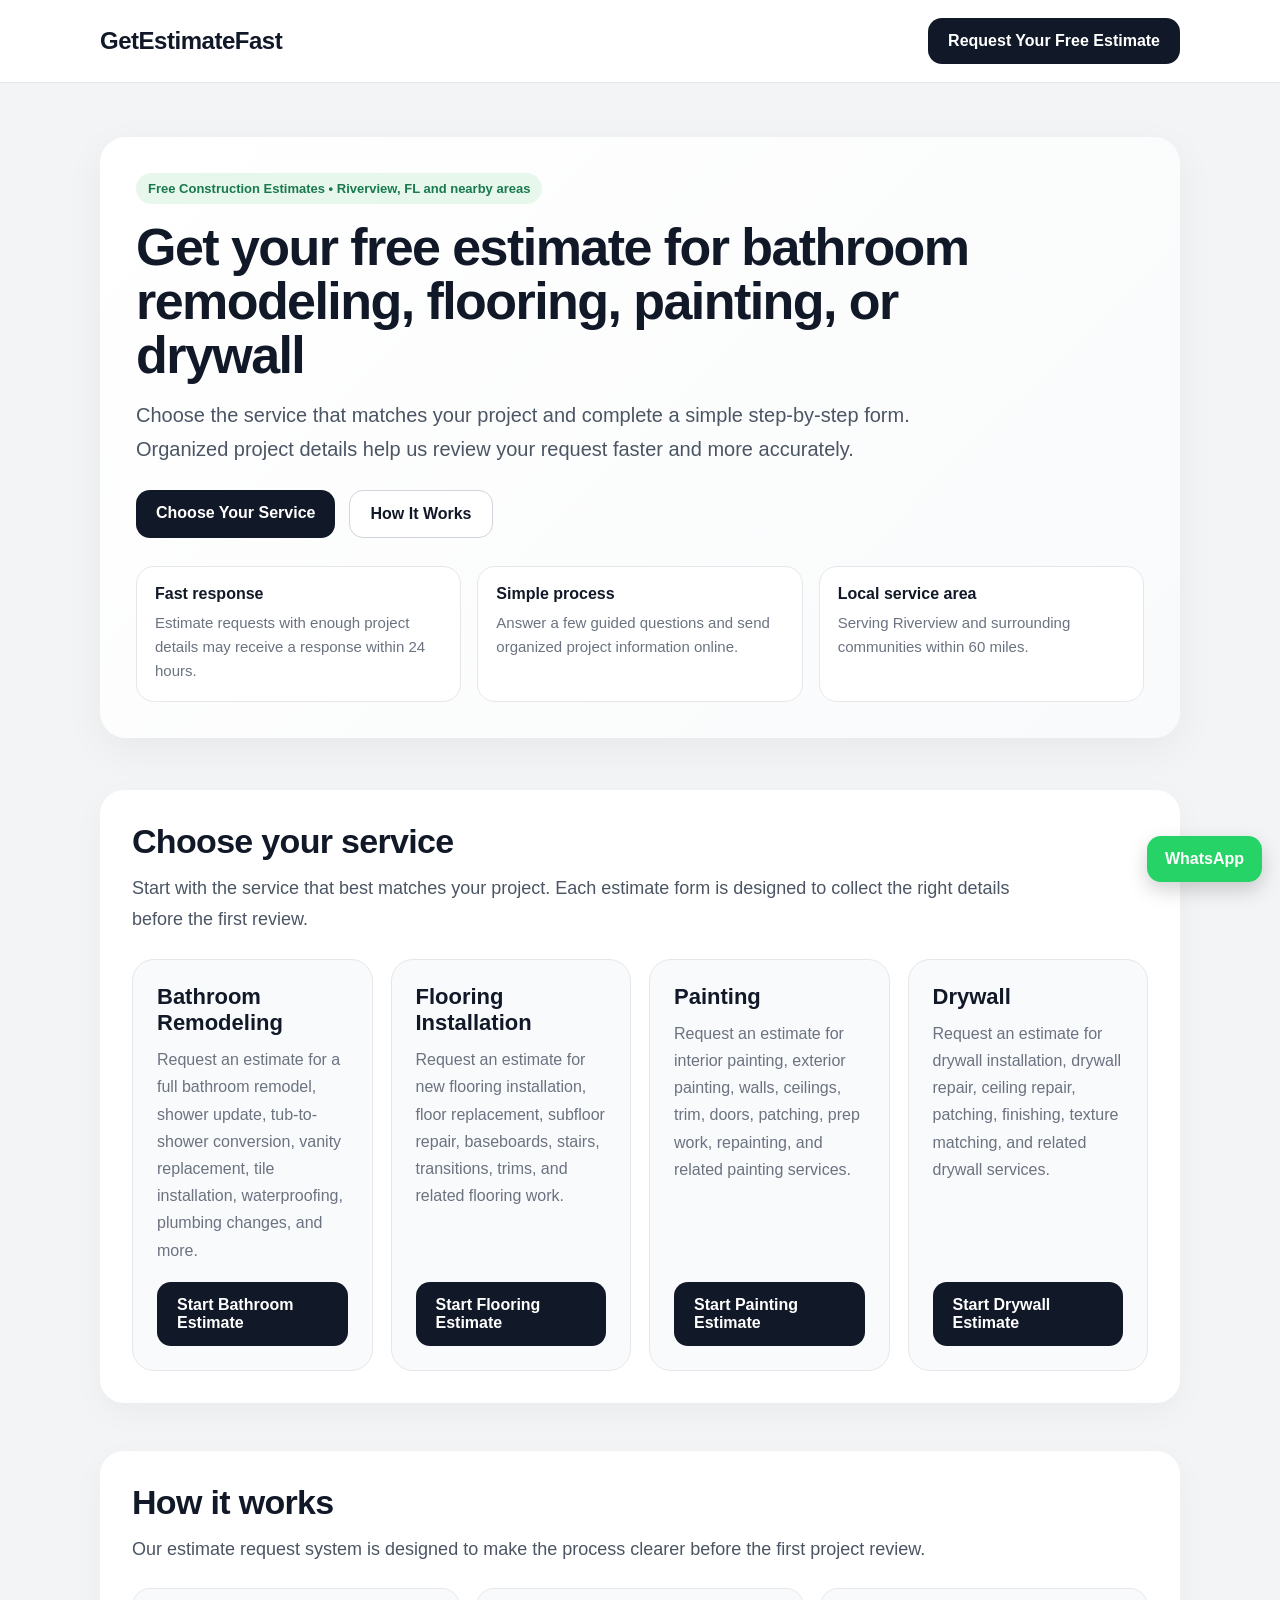
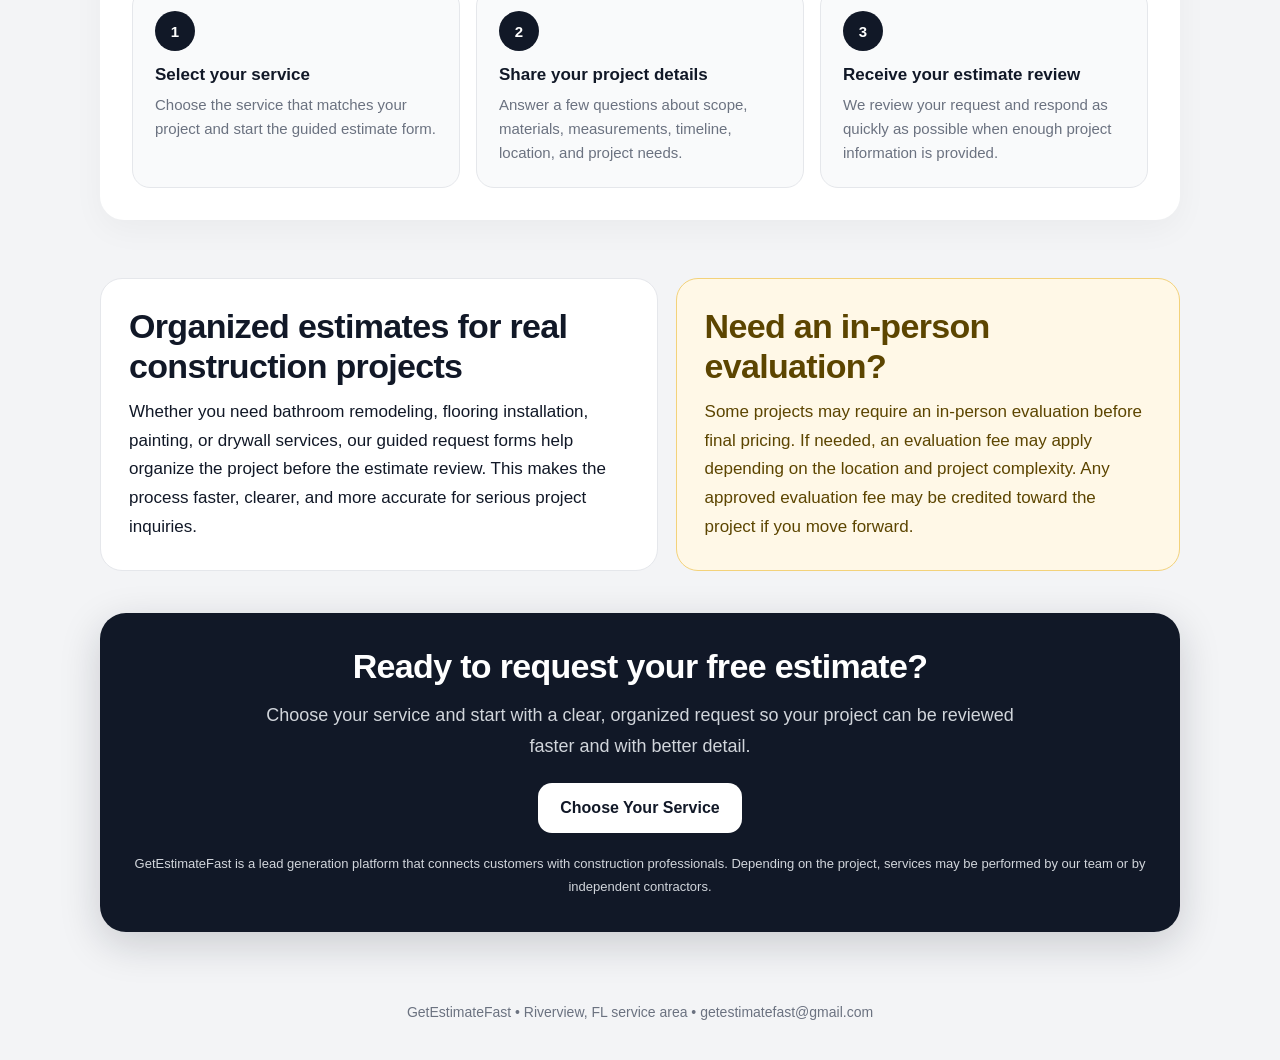
<file: index.html>
<!DOCTYPE html>
<html lang="en">
<head>
  <!-- Google tag (gtag.js) -->
  <script async src="https://www.googletagmanager.com/gtag/js?id=AW-18090208680"></script>
  <script>
    window.dataLayer = window.dataLayer || [];
    function gtag(){dataLayer.push(arguments);}
    gtag('js', new Date());
    gtag('config', 'AW-18090208680');
  </script>

  <meta charset="UTF-8" />
  <meta name="viewport" content="width=device-width, initial-scale=1.0" />
  <title>Free Construction Estimates in Riverview, FL | GetEstimateFast</title>
  <meta
    name="description"
    content="Get a free construction estimate in Riverview, FL and surrounding areas. Request estimates for bathroom remodeling, flooring installation, painting, and drywall with a fast, simple step-by-step process."
  />

  <style>
    * {
      box-sizing: border-box;
    }

    html {
      scroll-behavior: smooth;
    }

    body {
      margin: 0;
      font-family: Arial, sans-serif;
      background: #f3f4f6;
      color: #111827;
    }

    .container {
      max-width: 1120px;
      margin: 0 auto;
      padding: 0 20px;
    }

    .header {
      position: sticky;
      top: 0;
      z-index: 100;
      background: rgba(255, 255, 255, 0.96);
      backdrop-filter: blur(8px);
      border-bottom: 1px solid #e5e7eb;
    }

    .header-inner {
      display: flex;
      align-items: center;
      justify-content: space-between;
      gap: 16px;
      padding: 18px 0;
    }

    .brand {
      text-decoration: none;
      color: #111827;
      font-size: 24px;
      font-weight: 800;
      letter-spacing: -0.02em;
    }

    .header-btn,
    .primary-btn,
    .secondary-btn,
    .service-btn,
    .cta-btn,
    .wa-float {
      text-decoration: none;
      font-weight: 800;
      border-radius: 14px;
      transition: 0.2s ease;
    }

    .header-btn,
    .primary-btn,
    .service-btn {
      background: #111827;
      color: #fff;
      display: inline-block;
      padding: 14px 20px;
    }

    .secondary-btn {
      background: #fff;
      color: #111827;
      border: 1px solid #d1d5db;
      display: inline-block;
      padding: 14px 20px;
    }

    .header-btn:hover,
    .primary-btn:hover,
    .secondary-btn:hover,
    .service-btn:hover,
    .cta-btn:hover,
    .wa-float:hover {
      opacity: 0.95;
    }

    .hero {
      padding: 54px 0 28px;
    }

    .hero-card {
      background: linear-gradient(135deg, #ffffff 0%, #f9fafb 100%);
      border-radius: 26px;
      padding: 36px;
      box-shadow: 0 12px 40px rgba(0, 0, 0, 0.05);
    }

    .badge {
      display: inline-block;
      background: #e8f7ec;
      color: #18794e;
      font-size: 13px;
      font-weight: 800;
      padding: 8px 12px;
      border-radius: 999px;
      margin-bottom: 16px;
    }

    h1 {
      margin: 0 0 16px;
      font-size: 52px;
      line-height: 1.04;
      letter-spacing: -0.03em;
      max-width: 920px;
    }

    .hero-text {
      max-width: 860px;
      font-size: 20px;
      line-height: 1.7;
      color: #4b5563;
      margin: 0 0 24px;
    }

    .hero-actions {
      display: flex;
      flex-wrap: wrap;
      gap: 14px;
      margin-bottom: 28px;
    }

    .hero-grid {
      display: grid;
      grid-template-columns: repeat(3, 1fr);
      gap: 16px;
      margin-top: 10px;
    }

    .hero-info {
      background: #fff;
      border: 1px solid #e5e7eb;
      border-radius: 18px;
      padding: 18px;
    }

    .hero-info strong {
      display: block;
      margin-bottom: 8px;
      font-size: 16px;
    }

    .hero-info span {
      display: block;
      color: #6b7280;
      font-size: 15px;
      line-height: 1.6;
    }

    .section {
      padding: 24px 0;
    }

    .section-card {
      background: #fff;
      border-radius: 24px;
      padding: 32px;
      box-shadow: 0 10px 32px rgba(0, 0, 0, 0.04);
    }

    h2 {
      margin: 0 0 12px;
      font-size: 34px;
      line-height: 1.15;
      letter-spacing: -0.02em;
    }

    .section-text {
      margin: 0;
      color: #4b5563;
      font-size: 18px;
      line-height: 1.7;
      max-width: 900px;
    }

    .services-grid {
      display: grid;
      grid-template-columns: repeat(4, 1fr);
      gap: 18px;
      margin-top: 24px;
    }

    .service-card {
      background: #f9fafb;
      border: 1px solid #e5e7eb;
      border-radius: 22px;
      padding: 24px;
      display: flex;
      flex-direction: column;
    }

    .service-card strong {
      display: block;
      margin-bottom: 10px;
      font-size: 22px;
      line-height: 1.2;
    }

    .service-card p {
      margin: 0 0 18px;
      color: #6b7280;
      font-size: 16px;
      line-height: 1.7;
      flex-grow: 1;
    }

    .steps-grid {
      display: grid;
      grid-template-columns: repeat(3, 1fr);
      gap: 16px;
      margin-top: 24px;
    }

    .step-card {
      background: #f9fafb;
      border: 1px solid #e5e7eb;
      border-radius: 18px;
      padding: 22px;
    }

    .step-number {
      width: 40px;
      height: 40px;
      border-radius: 999px;
      background: #111827;
      color: #fff;
      display: flex;
      align-items: center;
      justify-content: center;
      font-weight: 800;
      font-size: 15px;
      margin-bottom: 14px;
    }

    .step-card strong {
      display: block;
      margin-bottom: 8px;
      font-size: 17px;
    }

    .step-card span {
      color: #6b7280;
      font-size: 15px;
      line-height: 1.6;
    }

    .split-grid {
      display: grid;
      grid-template-columns: 1.05fr 0.95fr;
      gap: 18px;
      margin-top: 10px;
    }

    .feature-box,
    .visit-box {
      border-radius: 22px;
      padding: 28px;
    }

    .feature-box {
      background: #fff;
      border: 1px solid #e5e7eb;
    }

    .visit-box {
      background: #fff8e7;
      border: 1px solid #f3d27a;
      color: #5c4500;
    }

    .feature-box p,
    .visit-box p {
      margin: 0;
      font-size: 17px;
      line-height: 1.7;
    }

    .cta-section {
      padding: 18px 0 48px;
    }

    .cta-box {
      background: #111827;
      color: #fff;
      border-radius: 26px;
      text-align: center;
      padding: 34px;
      box-shadow: 0 12px 40px rgba(17, 24, 39, 0.18);
    }

    .cta-box h2 {
      color: #fff;
      margin-bottom: 14px;
    }

    .cta-box p {
      margin: 0 auto 22px;
      max-width: 780px;
      color: #d1d5db;
      font-size: 18px;
      line-height: 1.7;
    }

    .cta-btn {
      display: inline-block;
      background: #fff;
      color: #111827;
      padding: 16px 22px;
    }

    .disclaimer {
      margin-top: 20px;
      color: #d1d5db;
      font-size: 13px;
      line-height: 1.7;
    }

    .footer {
      text-align: center;
      color: #6b7280;
      font-size: 14px;
      padding: 24px 0 40px;
    }

    .wa-float {
      position: fixed;
      right: 18px;
      bottom: 18px;
      background: #25d366;
      color: #fff;
      padding: 14px 18px;
      display: inline-block;
      box-shadow: 0 8px 20px rgba(0, 0, 0, 0.18);
      z-index: 90;
    }

    @media (max-width: 920px) {
      h1 {
        font-size: 42px;
      }

      .hero-grid,
      .services-grid,
      .steps-grid,
      .split-grid {
        grid-template-columns: 1fr;
      }
    }

    @media (max-width: 640px) {
      .header-inner {
        flex-direction: column;
        align-items: flex-start;
      }

      .hero {
        padding-top: 28px;
      }

      .hero-card,
      .section-card,
      .cta-box {
        padding: 22px;
      }

      h1 {
        font-size: 34px;
      }

      h2 {
        font-size: 28px;
      }

      .hero-text,
      .section-text,
      .feature-box p,
      .visit-box p,
      .cta-box p,
      .service-card p {
        font-size: 17px;
      }

      .hero-actions {
        flex-direction: column;
      }

      .header-btn,
      .primary-btn,
      .secondary-btn,
      .service-btn,
      .cta-btn {
        width: 100%;
        text-align: center;
      }

      .wa-float {
        right: 14px;
        bottom: 14px;
        padding: 13px 16px;
      }
    }
  </style>
</head>
<body>
  <a
    class="wa-float"
    href="https://wa.me/18135917560?text=Hello,%20I%20would%20like%20to%20request%20a%20free%20construction%20estimate."
    target="_blank"
    rel="noopener"
  >
    WhatsApp
  </a>

  <header class="header">
    <div class="container">
      <div class="header-inner">
        <a href="index.html" class="brand">GetEstimateFast</a>
        <a href="#services" class="header-btn">Request Your Free Estimate</a>
      </div>
    </div>
  </header>

  <main>
    <section class="hero">
      <div class="container">
        <div class="hero-card">
          <div class="badge">Free Construction Estimates • Riverview, FL and nearby areas</div>
          <h1>Get your free estimate for bathroom remodeling, flooring, painting, or drywall</h1>
          <p class="hero-text">
            Choose the service that matches your project and complete a simple step-by-step form. Organized project details help us review your request faster and more accurately.
          </p>

          <div class="hero-actions">
            <a class="primary-btn" href="#services">Choose Your Service</a>
            <a class="secondary-btn" href="#how-it-works">How It Works</a>
          </div>

          <div class="hero-grid">
            <div class="hero-info">
              <strong>Fast response</strong>
              <span>Estimate requests with enough project details may receive a response within 24 hours.</span>
            </div>
            <div class="hero-info">
              <strong>Simple process</strong>
              <span>Answer a few guided questions and send organized project information online.</span>
            </div>
            <div class="hero-info">
              <strong>Local service area</strong>
              <span>Serving Riverview and surrounding communities within 60 miles.</span>
            </div>
          </div>
        </div>
      </div>
    </section>

    <section class="section" id="services">
      <div class="container">
        <div class="section-card">
          <h2>Choose your service</h2>
          <p class="section-text">
            Start with the service that best matches your project. Each estimate form is designed to collect the right details before the first review.
          </p>

          <div class="services-grid">
            <div class="service-card">
              <strong>Bathroom Remodeling</strong>
              <p>
                Request an estimate for a full bathroom remodel, shower update, tub-to-shower conversion, vanity replacement, tile installation, waterproofing, plumbing changes, and more.
              </p>
              <a class="service-btn" href="bathroom-remodeling.html">Start Bathroom Estimate</a>
            </div>

            <div class="service-card">
              <strong>Flooring Installation</strong>
              <p>
                Request an estimate for new flooring installation, floor replacement, subfloor repair, baseboards, stairs, transitions, trims, and related flooring work.
              </p>
              <a class="service-btn" href="flooring-installation.html">Start Flooring Estimate</a>
            </div>

            <div class="service-card">
              <strong>Painting</strong>
              <p>
                Request an estimate for interior painting, exterior painting, walls, ceilings, trim, doors, patching, prep work, repainting, and related painting services.
              </p>
              <a class="service-btn" href="painting.html">Start Painting Estimate</a>
            </div>

            <div class="service-card">
              <strong>Drywall</strong>
              <p>
                Request an estimate for drywall installation, drywall repair, ceiling repair, patching, finishing, texture matching, and related drywall services.
              </p>
              <a class="service-btn" href="drywall.html">Start Drywall Estimate</a>
            </div>
          </div>
        </div>
      </div>
    </section>

    <section class="section" id="how-it-works">
      <div class="container">
        <div class="section-card">
          <h2>How it works</h2>
          <p class="section-text">
            Our estimate request system is designed to make the process clearer before the first project review.
          </p>

          <div class="steps-grid">
            <div class="step-card">
              <div class="step-number">1</div>
              <strong>Select your service</strong>
              <span>Choose the service that matches your project and start the guided estimate form.</span>
            </div>

            <div class="step-card">
              <div class="step-number">2</div>
              <strong>Share your project details</strong>
              <span>Answer a few questions about scope, materials, measurements, timeline, location, and project needs.</span>
            </div>

            <div class="step-card">
              <div class="step-number">3</div>
              <strong>Receive your estimate review</strong>
              <span>We review your request and respond as quickly as possible when enough project information is provided.</span>
            </div>
          </div>
        </div>
      </div>
    </section>

    <section class="section">
      <div class="container">
        <div class="split-grid">
          <div class="feature-box">
            <h2>Organized estimates for real construction projects</h2>
            <p>
              Whether you need bathroom remodeling, flooring installation, painting, or drywall services, our guided request forms help organize the project before the estimate review. This makes the process faster, clearer, and more accurate for serious project inquiries.
            </p>
          </div>

          <div class="visit-box">
            <h2>Need an in-person evaluation?</h2>
            <p>
              Some projects may require an in-person evaluation before final pricing. If needed, an evaluation fee may apply depending on the location and project complexity. Any approved evaluation fee may be credited toward the project if you move forward.
            </p>
          </div>
        </div>
      </div>
    </section>

    <section class="cta-section">
      <div class="container">
        <div class="cta-box">
          <h2>Ready to request your free estimate?</h2>
          <p>
            Choose your service and start with a clear, organized request so your project can be reviewed faster and with better detail.
          </p>
          <a class="cta-btn" href="#services">Choose Your Service</a>

          <div class="disclaimer">
            GetEstimateFast is a lead generation platform that connects customers with construction professionals. Depending on the project, services may be performed by our team or by independent contractors.
          </div>
        </div>
      </div>
    </section>
  </main>

  <footer class="footer">
    <div class="container">
      GetEstimateFast • Riverview, FL service area • getestimatefast@gmail.com
    </div>
  </footer>
</body>
</html>
</file>
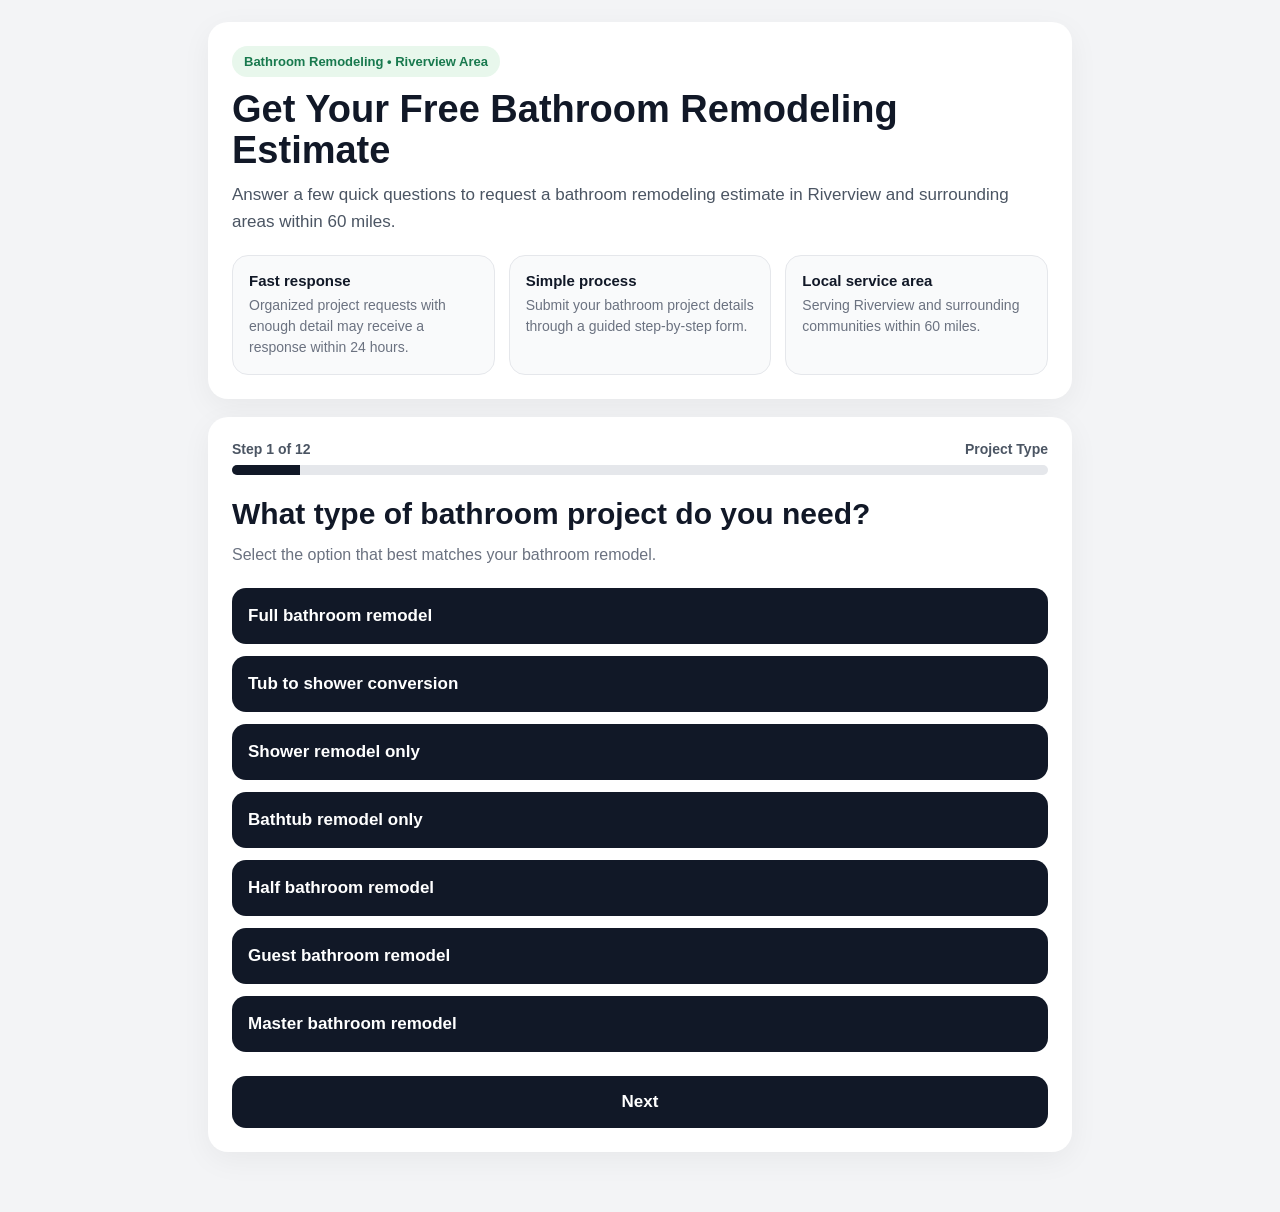
<file: bathroom-remodeling.html>
<!DOCTYPE html>
<html lang="en">
<head>
  <!-- Google tag (gtag.js) -->
  <script async src="https://www.googletagmanager.com/gtag/js?id=AW-18090208680"></script>
  <script>
    window.dataLayer = window.dataLayer || [];
    function gtag(){dataLayer.push(arguments);}
    gtag('js', new Date());
    gtag('config', 'AW-18090208680');
  </script>

  <meta charset="UTF-8" />
  <meta name="viewport" content="width=device-width, initial-scale=1.0" />
  <title>Free Bathroom Remodeling Estimate | GetEstimateFast</title>
  <meta name="description" content="Get a free bathroom remodeling estimate in Riverview, FL and surrounding areas. Tell us about your project and receive a fast, organized response." />

  <style>
    * { box-sizing: border-box; }

    body {
      margin: 0;
      font-family: Arial, sans-serif;
      background: #f3f4f6;
      color: #111827;
    }

    .container {
      max-width: 900px;
      margin: 0 auto;
      padding: 22px 18px 60px;
    }

    .hero {
      background: #ffffff;
      border-radius: 20px;
      padding: 24px;
      box-shadow: 0 8px 30px rgba(0,0,0,0.05);
      margin-bottom: 18px;
    }

    .badge {
      display: inline-block;
      background: #e8f7ec;
      color: #18794e;
      font-size: 13px;
      font-weight: 700;
      padding: 8px 12px;
      border-radius: 999px;
      margin-bottom: 12px;
    }

    h1 {
      font-size: 38px;
      line-height: 1.08;
      margin: 0 0 10px;
    }

    .sub {
      font-size: 17px;
      color: #4b5563;
      line-height: 1.6;
      margin: 0;
    }

    .mobile-hide {
      display: block;
    }

    .info-grid {
      display: grid;
      grid-template-columns: repeat(3, 1fr);
      gap: 14px;
      margin-top: 20px;
    }

    .info-card {
      background: #f9fafb;
      border: 1px solid #e5e7eb;
      border-radius: 16px;
      padding: 16px;
    }

    .info-card strong {
      display: block;
      margin-bottom: 6px;
      font-size: 15px;
    }

    .info-card span {
      font-size: 14px;
      color: #6b7280;
      line-height: 1.5;
    }

    .form-shell {
      background: #ffffff;
      border-radius: 20px;
      padding: 24px;
      box-shadow: 0 8px 30px rgba(0,0,0,0.05);
    }

    .progress-wrap {
      margin-bottom: 22px;
    }

    .progress-top {
      display: flex;
      justify-content: space-between;
      align-items: center;
      gap: 12px;
      margin-bottom: 8px;
      font-size: 14px;
      color: #4b5563;
      font-weight: 700;
    }

    .progress-bar {
      height: 10px;
      background: #e5e7eb;
      border-radius: 999px;
      overflow: hidden;
    }

    .progress-fill {
      height: 100%;
      width: 8%;
      background: #111827;
      transition: width 0.25s ease;
    }

    .step {
      display: none;
    }

    .step.active {
      display: block;
    }

    h2 {
      font-size: 30px;
      margin: 0 0 10px;
      line-height: 1.15;
    }

    .step-desc {
      color: #6b7280;
      font-size: 16px;
      line-height: 1.6;
      margin: 0 0 20px;
    }

    .option-grid {
      display: grid;
      gap: 12px;
    }

    .option-btn,
    .nav-btn,
    .submit-btn,
    .contact-link {
      border: none;
      border-radius: 14px;
      cursor: pointer;
      transition: 0.2s ease;
      font-size: 17px;
      text-decoration: none;
    }

    .option-btn {
      width: 100%;
      padding: 18px 16px;
      text-align: left;
      background: #111827;
      color: #fff;
      font-weight: 600;
    }

    .option-btn:hover,
    .nav-btn:hover,
    .submit-btn:hover,
    .contact-link:hover {
      opacity: 0.95;
    }

    .option-btn.selected {
      background: #18794e;
    }

    .checkbox-list {
      display: grid;
      gap: 12px;
    }

    .checkbox-item {
      display: flex;
      align-items: center;
      gap: 12px;
      background: #f9fafb;
      border: 1px solid #e5e7eb;
      border-radius: 14px;
      padding: 16px;
      font-size: 16px;
      cursor: pointer;
    }

    .checkbox-item input {
      width: 18px;
      height: 18px;
      flex: 0 0 auto;
    }

    .field-grid {
      display: grid;
      gap: 14px;
    }

    .two-col {
      grid-template-columns: 1fr 1fr;
    }

    .three-col {
      grid-template-columns: 1fr 1fr 1fr;
    }

    input, select, textarea {
      width: 100%;
      padding: 15px 16px;
      border: 1px solid #d1d5db;
      border-radius: 12px;
      font-size: 16px;
      background: white;
    }

    textarea {
      min-height: 140px;
      resize: vertical;
    }

    .hint {
      font-size: 14px;
      color: #6b7280;
      line-height: 1.6;
      margin-top: 10px;
    }

    .notice-box {
      background: #fff8e7;
      border: 1px solid #f3d27a;
      padding: 16px;
      border-radius: 14px;
      color: #5c4500;
      font-size: 15px;
      line-height: 1.6;
      margin-bottom: 18px;
    }

    .soft-box {
      background: #f9fafb;
      border: 1px solid #e5e7eb;
      padding: 16px;
      border-radius: 14px;
      margin-top: 14px;
    }

    .nav-row {
      display: flex;
      gap: 12px;
      justify-content: space-between;
      margin-top: 24px;
    }

    .nav-btn,
    .submit-btn {
      padding: 16px 18px;
      width: 100%;
      background: #111827;
      color: #fff;
      font-weight: 700;
    }

    .nav-btn.secondary {
      background: #e5e7eb;
      color: #111827;
    }

    .summary {
      background: #f9fafb;
      border: 1px solid #e5e7eb;
      border-radius: 16px;
      padding: 18px;
      display: grid;
      gap: 12px;
    }

    .summary-item {
      border-bottom: 1px solid #e5e7eb;
      padding-bottom: 10px;
    }

    .summary-item:last-child {
      border-bottom: none;
      padding-bottom: 0;
    }

    .summary-item strong {
      display: block;
      margin-bottom: 4px;
      font-size: 14px;
      color: #374151;
    }

    .summary-item span {
      font-size: 15px;
      color: #111827;
      line-height: 1.5;
    }

    .contact-links {
      display: flex;
      gap: 12px;
      flex-wrap: wrap;
      margin-top: 16px;
    }

    .contact-link {
      display: inline-block;
      background: #111827;
      color: white;
      padding: 13px 16px;
      font-weight: 700;
    }

    .contact-link.alt {
      background: #25d366;
    }

    .footer-note {
      margin-top: 20px;
      font-size: 13px;
      color: #6b7280;
      line-height: 1.7;
    }

    .error {
      color: #b91c1c;
      font-size: 14px;
      margin-top: 12px;
      display: none;
    }

    .hidden {
      display: none !important;
    }

    @media (max-width: 768px) {
      .mobile-hide {
        display: none;
      }

      h1 { font-size: 30px; }
      h2 { font-size: 24px; }

      .form-shell, .hero { padding: 20px; }
      .two-col, .three-col, .info-grid { grid-template-columns: 1fr; }
      .nav-row { flex-direction: column; }

      .container {
        padding-top: 12px;
      }
    }
  </style>
</head>
<body>
  <div class="container">
    <div class="hero">
      <div class="badge">Bathroom Remodeling • Riverview Area</div>
      <h1>Get Your Free Bathroom Remodeling Estimate</h1>
      <p class="sub">
        Answer a few quick questions to request a bathroom remodeling estimate in Riverview and surrounding areas within 60 miles.
      </p>

      <div class="mobile-hide">
        <div class="info-grid">
          <div class="info-card">
            <strong>Fast response</strong>
            <span>Organized project requests with enough detail may receive a response within 24 hours.</span>
          </div>
          <div class="info-card">
            <strong>Simple process</strong>
            <span>Submit your bathroom project details through a guided step-by-step form.</span>
          </div>
          <div class="info-card">
            <strong>Local service area</strong>
            <span>Serving Riverview and surrounding communities within 60 miles.</span>
          </div>
        </div>
      </div>
    </div>

    <div class="form-shell">
      <div class="progress-wrap">
        <div class="progress-top">
          <span id="stepLabel">Step 1 of 12</span>
          <span id="stepTitleMini">Project Type</span>
        </div>
        <div class="progress-bar">
          <div class="progress-fill" id="progressFill"></div>
        </div>
      </div>

      <form id="lead-form" action="https://formsubmit.co/getestimatefast@gmail.com" method="POST" enctype="multipart/form-data">
        <input type="hidden" name="_next" value="https://www.getestimatefast.com/thank-you.html">
        <input type="hidden" name="_subject" id="email-subject">
        <input type="hidden" name="_captcha" value="false" />
        <input type="hidden" name="_template" value="table" />
        <input type="hidden" name="Service" value="Bathroom Remodeling" />
        <input type="hidden" name="Project Type" id="projectTypeInput" />
        <input type="hidden" name="Materials" id="materialsInput" />
        <input type="hidden" name="Knows Measurements" id="knowsMeasurementsInput" />
        <input type="hidden" name="Measurement Method" id="measurementMethodInput" />
        <input type="hidden" name="Standard Bathroom Size" id="standardSizeInput" />
        <input type="hidden" name="Project Details" id="projectDetailsInput" />
        <input type="hidden" name="Timeline" id="timelineInput" />
        <input type="hidden" name="On-Site Evaluation" id="visitInput" />

        <section class="step active" data-title="Project Type">
          <h2>What type of bathroom project do you need?</h2>
          <p class="step-desc">Select the option that best matches your bathroom remodel.</p>

          <div class="option-grid" data-group="projectType">
            <button type="button" class="option-btn" data-value="Full bathroom remodel">Full bathroom remodel</button>
            <button type="button" class="option-btn" data-value="Tub to shower conversion">Tub to shower conversion</button>
            <button type="button" class="option-btn" data-value="Shower remodel only">Shower remodel only</button>
            <button type="button" class="option-btn" data-value="Bathtub remodel only">Bathtub remodel only</button>
            <button type="button" class="option-btn" data-value="Half bathroom remodel">Half bathroom remodel</button>
            <button type="button" class="option-btn" data-value="Guest bathroom remodel">Guest bathroom remodel</button>
            <button type="button" class="option-btn" data-value="Master bathroom remodel">Master bathroom remodel</button>
          </div>

          <div class="error">Please select one option to continue.</div>

          <div class="nav-row">
            <button type="button" class="nav-btn" onclick="nextStep()">Next</button>
          </div>
        </section>

        <section class="step" data-title="Scope of Work">
          <h2>What work is needed?</h2>
          <p class="step-desc">Select all that apply to your project.</p>

          <div class="checkbox-list">
            <label class="checkbox-item"><input type="checkbox" name="Scope of Work[]" value="Demolition">Demolition</label>
            <label class="checkbox-item"><input type="checkbox" name="Scope of Work[]" value="Debris removal">Debris removal</label>
            <label class="checkbox-item"><input type="checkbox" name="Scope of Work[]" value="Plumbing replacement">Plumbing replacement</label>
            <label class="checkbox-item"><input type="checkbox" name="Scope of Work[]" value="Plumbing relocation">Plumbing relocation</label>
            <label class="checkbox-item"><input type="checkbox" name="Scope of Work[]" value="Waterproofing">Waterproofing</label>
            <label class="checkbox-item"><input type="checkbox" name="Scope of Work[]" value="Tile installation">Tile installation</label>
            <label class="checkbox-item"><input type="checkbox" name="Scope of Work[]" value="Shower pan installation">Shower pan installation</label>
            <label class="checkbox-item"><input type="checkbox" name="Scope of Work[]" value="Bathtub installation">Bathtub installation</label>
            <label class="checkbox-item"><input type="checkbox" name="Scope of Work[]" value="Vanity replacement">Vanity replacement</label>
            <label class="checkbox-item"><input type="checkbox" name="Scope of Work[]" value="Toilet replacement">Toilet replacement</label>
            <label class="checkbox-item"><input type="checkbox" name="Scope of Work[]" value="Drywall repair">Drywall repair</label>
            <label class="checkbox-item"><input type="checkbox" name="Scope of Work[]" value="Painting">Painting</label>
            <label class="checkbox-item"><input type="checkbox" name="Scope of Work[]" value="Glass door installation">Glass door installation</label>
            <label class="checkbox-item"><input type="checkbox" name="Scope of Work[]" value="Exhaust fan">Exhaust fan</label>
            <label class="checkbox-item"><input type="checkbox" name="Scope of Work[]" value="Lighting">Lighting</label>
            <label class="checkbox-item"><input type="checkbox" name="Scope of Work[]" value="Final cleaning">Final cleaning</label>
          </div>

          <div class="error">Please select at least one scope item.</div>

          <div class="nav-row">
            <button type="button" class="nav-btn secondary" onclick="prevStep()">Back</button>
            <button type="button" class="nav-btn" onclick="nextStep()">Next</button>
          </div>
        </section>

        <section class="step" data-title="Materials">
          <h2>How will materials be handled?</h2>
          <p class="step-desc">Choose the option that best matches your project.</p>

          <div class="option-grid" data-group="materials">
            <button type="button" class="option-btn" data-value="I already have materials">I already have materials</button>
            <button type="button" class="option-btn" data-value="I need help choosing materials">I need help choosing materials</button>
            <button type="button" class="option-btn" data-value="I want help purchasing materials">I want help purchasing materials</button>
            <button type="button" class="option-btn" data-value="Labor only">Labor only</button>
            <button type="button" class="option-btn" data-value="Labor + rough materials">Labor + rough materials</button>
          </div>

          <div class="error">Please select one option to continue.</div>

          <div class="nav-row">
            <button type="button" class="nav-btn secondary" onclick="prevStep()">Back</button>
            <button type="button" class="nav-btn" onclick="nextStep()">Next</button>
          </div>
        </section>

        <section class="step" data-title="Measurements">
          <h2>Do you know your bathroom measurements?</h2>
          <p class="step-desc">This helps us review whether your estimate may be evaluated more accurately within 24 hours.</p>

          <div class="option-grid" data-group="knowsMeasurements">
            <button type="button" class="option-btn" data-value="Yes, I know the measurements">Yes, I know the measurements</button>
            <button type="button" class="option-btn" data-value="No, I do not know the measurements">No, I do not know the measurements</button>
          </div>

          <div id="measurementNoBox" class="notice-box hidden">
            Accurate estimates may require bathroom measurements. If measurements are not available, an on-site evaluation may be recommended and the 24-hour estimate may not apply.
          </div>

          <div id="measurementYesBox" class="hidden">
            <div class="soft-box">
              <p class="step-desc" style="margin-bottom:14px;">How would you like to provide the bathroom size?</p>

              <div class="option-grid" data-group="measurementMethod">
                <button type="button" class="option-btn" data-value="Select a standard bathroom size">Select a standard bathroom size</button>
                <button type="button" class="option-btn" data-value="Enter custom measurements">Enter custom measurements</button>
              </div>

              <div id="standardSizeBox" class="hidden" style="margin-top:16px;">
                <select id="standardBathroomSize">
                  <option value="">Select a standard bathroom size</option>
                  <option>Small bathroom — around 5' x 8'</option>
                  <option>Standard bathroom — around 6' x 8'</option>
                  <option>Master bathroom — around 8' x 10'</option>
                  <option>Large master bathroom — around 10' x 12'</option>
                  <option>Different size / not listed</option>
                </select>
              </div>

              <div id="customSizeBox" class="hidden" style="margin-top:16px;">
                <div class="field-grid three-col">
                  <input type="text" id="bathLength" name="Bathroom Length (feet)" placeholder="Length (feet)" />
                  <input type="text" id="bathWidth" name="Bathroom Width (feet)" placeholder="Width (feet)" />
                  <input type="text" id="bathHeight" name="Ceiling Height (feet)" placeholder="Ceiling height (feet)" />
                </div>
              </div>
            </div>
          </div>

          <div class="error">Please complete the measurement step to continue.</div>

          <div class="nav-row">
            <button type="button" class="nav-btn secondary" onclick="prevStep()">Back</button>
            <button type="button" class="nav-btn" onclick="nextStep()">Next</button>
          </div>
        </section>

        <section class="step" data-title="Project Details">
          <h2>What details do you already have?</h2>
          <p class="step-desc">Select the option that best describes your project status.</p>

          <div class="option-grid" data-group="projectDetails">
            <button type="button" class="option-btn" data-value="I already have a design">I already have a design</button>
            <button type="button" class="option-btn" data-value="I need help planning the layout">I need help planning the layout</button>
            <button type="button" class="option-btn" data-value="I know the finishes I want">I know the finishes I want</button>
            <button type="button" class="option-btn" data-value="I am still deciding on finishes">I am still deciding on finishes</button>
          </div>

          <div class="error">Please select one option to continue.</div>

          <div class="nav-row">
            <button type="button" class="nav-btn secondary" onclick="prevStep()">Back</button>
            <button type="button" class="nav-btn" onclick="nextStep()">Next</button>
          </div>
        </section>

        <section class="step" data-title="Project Description">
          <h2>Tell us more about your project</h2>
          <p class="step-desc">The more details you provide, the more accurate your estimate review can be.</p>

          <textarea id="projectDescription" name="Project Description" placeholder="Describe what you want to change or improve in your bathroom.

Example:
- Replace bathtub with walk-in shower
- Install new tile and waterproofing
- Move plumbing
- Upgrade vanity and lighting
- Fix previous water damage"></textarea>

          <div class="hint">You can include any specific ideas, materials, or existing problems you are experiencing.</div>

          <div class="error">Please add a short project description to continue.</div>

          <div class="nav-row">
            <button type="button" class="nav-btn secondary" onclick="prevStep()">Back</button>
            <button type="button" class="nav-btn" onclick="nextStep()">Next</button>
          </div>
        </section>

        <section class="step" data-title="Timeline">
          <h2>When would you like to start?</h2>
          <p class="step-desc">Choose the timeline that best fits your project plan.</p>

          <div class="option-grid" data-group="timeline">
            <button type="button" class="option-btn" data-value="As soon as possible">As soon as possible</button>
            <button type="button" class="option-btn" data-value="Within 30 days">Within 30 days</button>
            <button type="button" class="option-btn" data-value="Within 60 days">Within 60 days</button>
            <button type="button" class="option-btn" data-value="Within 90 days">Within 90 days</button>
            <button type="button" class="option-btn" data-value="Just planning for now">Just planning for now</button>
          </div>

          <div class="error">Please select one option to continue.</div>

          <div class="nav-row">
            <button type="button" class="nav-btn secondary" onclick="prevStep()">Back</button>
            <button type="button" class="nav-btn" onclick="nextStep()">Next</button>
          </div>
        </section>

        <section class="step" data-title="Location">
          <h2>Where is the project located?</h2>
          <p class="step-desc">Please provide the city and ZIP code of the property.</p>

          <div class="field-grid two-col">
            <input type="text" id="city" name="City" placeholder="City" />
            <input type="text" id="zip" name="ZIP Code" placeholder="ZIP Code" />
          </div>

          <div class="error">Please enter city and ZIP code.</div>

          <div class="nav-row">
            <button type="button" class="nav-btn secondary" onclick="prevStep()">Back</button>
            <button type="button" class="nav-btn" onclick="nextStep()">Next</button>
          </div>
        </section>

        <section class="step" data-title="On-Site Evaluation">
          <h2>Do you think an on-site evaluation may be needed?</h2>

          <div class="notice-box">
            Some projects may require an in-person evaluation before final pricing. If a site visit is necessary, an evaluation fee may apply depending on the location and project complexity. Any approved evaluation fee may be credited toward the project if you move forward.
          </div>

          <div class="option-grid" data-group="visit">
            <button type="button" class="option-btn" data-value="No, I do not need a visit">No, I do not need a visit</button>
            <button type="button" class="option-btn" data-value="Yes, I may need an on-site evaluation">Yes, I may need an on-site evaluation</button>
          </div>

          <div class="error">Please select one option to continue.</div>

          <div class="nav-row">
            <button type="button" class="nav-btn secondary" onclick="prevStep()">Back</button>
            <button type="button" class="nav-btn" onclick="nextStep()">Next</button>
          </div>
        </section>

        <section class="step" data-title="Photos">
          <h2>Would you like to add photos of the project area?</h2>
          <p class="step-desc">Photos are optional, but they help us review your bathroom project more accurately.</p>

        <label>Upload Project Photos (optional)</label>

<input type="file" name="Photo 1" accept="image/*" />
<input type="file" name="Photo 2" accept="image/*" />
<input type="file" name="Photo 3" accept="image/*" />
<input type="file" name="Photo 4" accept="image/*" />
<input type="file" name="Photo 5" accept="image/*" />

<div class="hint">
  You may upload up to 5 photos. Max total size: 10MB.
</div>
        
          <div class="nav-row">
            <button type="button" class="nav-btn secondary" onclick="prevStep()">Back</button>
            <button type="button" class="nav-btn" onclick="nextStep()">Next</button>
          </div>
        </section>

        <section class="step" data-title="Contact Information">
          <h2>How can we reach you?</h2>
          <p class="step-desc">Please enter your contact information so we can follow up on your request.</p>

          <div class="field-grid">
            <input type="text" id="fullName" name="Full Name" placeholder="Full Name" />
            <input type="text" id="phone" name="Phone Number" placeholder="Phone Number (example: 813-555-1234)" />
            <input type="email" id="email" name="Email Address" placeholder="Email Address" />
            <select id="contactMethod" name="Preferred Contact Method">
              <option value="">Preferred contact method</option>
              <option>Phone call</option>
              <option>Text message</option>
              <option>WhatsApp</option>
              <option>Email</option>
            </select>
          </div>

          <div class="error">Please complete name, phone, email, and preferred contact method.</div>

          <div class="nav-row">
            <button type="button" class="nav-btn secondary" onclick="prevStep()">Back</button>
            <button type="button" class="nav-btn" onclick="nextStep()">Next</button>
          </div>
        </section>

        <section class="step" data-title="Review & Submit">
          <h2>Review your request</h2>
          <p class="step-desc">Please review your project details before submitting.</p>

          <div class="summary" id="summaryBox"></div>

          <div class="contact-links">
            <a class="contact-link" id="smsBackup" href="#">Send by text instead</a>
            <a class="contact-link" id="emailBackup" href="#">Send by email instead</a>
            <a class="contact-link alt" id="whatsAppBackup" href="#" target="_blank">Send by WhatsApp instead</a>
          </div>

          <div class="footer-note">
            GetEstimateFast is a lead generation platform that connects customers with construction professionals. Depending on the project, services may be performed by our team or by independent contractors.
          </div>

          <div class="nav-row">
            <button type="button" class="nav-btn secondary" onclick="prevStep()">Back</button>
            <button type="submit" class="submit-btn">Request My Estimate</button>
          </div>
        </section>
      </form>
    </div>
  </div>

  <script>
    const steps = Array.from(document.querySelectorAll('.step'));
    let currentStep = 0;

    const stepLabel = document.getElementById('stepLabel');
    const stepTitleMini = document.getElementById('stepTitleMini');
    const progressFill = document.getElementById('progressFill');

    const singleChoiceState = {
      projectType: '',
      materials: '',
      knowsMeasurements: '',
      measurementMethod: '',
      standardSize: '',
      projectDetails: '',
      timeline: '',
      visit: ''
    };

    document.querySelectorAll('[data-group]').forEach(group => {
      const groupName = group.getAttribute('data-group');

      group.querySelectorAll('.option-btn').forEach(btn => {
        btn.addEventListener('click', () => {
          group.querySelectorAll('.option-btn').forEach(b => b.classList.remove('selected'));
          btn.classList.add('selected');
          singleChoiceState[groupName] = btn.dataset.value;

          if (groupName === 'projectType') document.getElementById('projectTypeInput').value = btn.dataset.value;
          if (groupName === 'materials') document.getElementById('materialsInput').value = btn.dataset.value;

          if (groupName === 'knowsMeasurements') {
            document.getElementById('knowsMeasurementsInput').value = btn.dataset.value;
            handleMeasurementKnowledge();
          }

          if (groupName === 'measurementMethod') {
            document.getElementById('measurementMethodInput').value = btn.dataset.value;
            handleMeasurementMethod();
          }

          if (groupName === 'projectDetails') document.getElementById('projectDetailsInput').value = btn.dataset.value;
          if (groupName === 'timeline') document.getElementById('timelineInput').value = btn.dataset.value;
          if (groupName === 'visit') document.getElementById('visitInput').value = btn.dataset.value;

          hideError(currentStep);
        });
      });
    });

    document.getElementById('standardBathroomSize').addEventListener('change', function() {
      singleChoiceState.standardSize = this.value;
      document.getElementById('standardSizeInput').value = this.value;
      hideError(currentStep);
    });

    function handleMeasurementKnowledge() {
      const yesBox = document.getElementById('measurementYesBox');
      const noBox = document.getElementById('measurementNoBox');

      if (singleChoiceState.knowsMeasurements === 'Yes, I know the measurements') {
        yesBox.classList.remove('hidden');
        noBox.classList.add('hidden');
      } else if (singleChoiceState.knowsMeasurements === 'No, I do not know the measurements') {
        yesBox.classList.add('hidden');
        noBox.classList.remove('hidden');
        singleChoiceState.measurementMethod = '';
        singleChoiceState.standardSize = '';
        document.getElementById('measurementMethodInput').value = '';
        document.getElementById('standardSizeInput').value = '';
        clearMeasurementMethodSelections();
        document.getElementById('standardBathroomSize').value = '';
        document.getElementById('bathLength').value = '';
        document.getElementById('bathWidth').value = '';
        document.getElementById('bathHeight').value = '';
      } else {
        yesBox.classList.add('hidden');
        noBox.classList.add('hidden');
      }
    }

    function clearMeasurementMethodSelections() {
      document.querySelectorAll('[data-group="measurementMethod"] .option-btn').forEach(btn => {
        btn.classList.remove('selected');
      });
      document.getElementById('standardSizeBox').classList.add('hidden');
      document.getElementById('customSizeBox').classList.add('hidden');
    }

    function handleMeasurementMethod() {
      const standardBox = document.getElementById('standardSizeBox');
      const customBox = document.getElementById('customSizeBox');

      if (singleChoiceState.measurementMethod === 'Select a standard bathroom size') {
        standardBox.classList.remove('hidden');
        customBox.classList.add('hidden');
      } else if (singleChoiceState.measurementMethod === 'Enter custom measurements') {
        standardBox.classList.add('hidden');
        customBox.classList.remove('hidden');
      } else {
        standardBox.classList.add('hidden');
        customBox.classList.add('hidden');
      }
    }

    function showStep(index) {
      steps.forEach((step, i) => step.classList.toggle('active', i === index));
      currentStep = index;

      const title = steps[index].dataset.title || '';
      stepLabel.textContent = `Step ${index + 1} of ${steps.length}`;
      stepTitleMini.textContent = title;
      progressFill.style.width = `${((index + 1) / steps.length) * 100}%`;

      if (index === steps.length - 1) {
        buildSummary();
        buildBackupLinks();
      }
    }

    function getErrorBox(index) {
      return steps[index].querySelector('.error');
    }

    function showError(index, message) {
      const box = getErrorBox(index);
      if (!box) return;
      box.textContent = message;
      box.style.display = 'block';
    }

    function hideError(index) {
      const box = getErrorBox(index);
      if (!box) return;
      box.style.display = 'none';
    }

    function validateStep(index) {
      hideError(index);

      if (index === 0 && !singleChoiceState.projectType) {
        showError(index, 'Please select one option to continue.');
        return false;
      }

      if (index === 1) {
        const checked = steps[index].querySelectorAll('input[type="checkbox"]:checked');
        if (checked.length === 0) {
          showError(index, 'Please select at least one scope item.');
          return false;
        }
      }

      if (index === 2 && !singleChoiceState.materials) {
        showError(index, 'Please select one option to continue.');
        return false;
      }

      if (index === 3) {
        if (!singleChoiceState.knowsMeasurements) {
          showError(index, 'Please select whether you know the measurements.');
          return false;
        }

        if (singleChoiceState.knowsMeasurements === 'Yes, I know the measurements') {
          if (!singleChoiceState.measurementMethod) {
            showError(index, 'Please choose how you want to provide the bathroom size.');
            return false;
          }

          if (singleChoiceState.measurementMethod === 'Select a standard bathroom size') {
            const standard = document.getElementById('standardBathroomSize').value.trim();
            if (!standard) {
              showError(index, 'Please select a standard bathroom size.');
              return false;
            }
          }

          if (singleChoiceState.measurementMethod === 'Enter custom measurements') {
            const length = document.getElementById('bathLength').value.trim();
            const width = document.getElementById('bathWidth').value.trim();
            const height = document.getElementById('bathHeight').value.trim();
            if (!length || !width || !height) {
              showError(index, 'Please enter length, width, and ceiling height.');
              return false;
            }
          }
        }
      }

      if (index === 4 && !singleChoiceState.projectDetails) {
        showError(index, 'Please select one option to continue.');
        return false;
      }

      if (index === 5) {
        const desc = document.getElementById('projectDescription').value.trim();
        if (desc.length < 10) {
          showError(index, 'Please add a short project description to continue.');
          return false;
        }
      }

      if (index === 6 && !singleChoiceState.timeline) {
        showError(index, 'Please select one option to continue.');
        return false;
      }

      if (index === 7) {
        const city = document.getElementById('city').value.trim();
        const zip = document.getElementById('zip').value.trim();
        if (!city || !zip) {
          showError(index, 'Please enter city and ZIP code.');
          return false;
        }
      }

      if (index === 8 && !singleChoiceState.visit) {
        showError(index, 'Please select one option to continue.');
        return false;
      }

      if (index === 10) {
        const name = document.getElementById('fullName').value.trim();
        const phone = document.getElementById('phone').value.trim();
        const email = document.getElementById('email').value.trim();
        const method = document.getElementById('contactMethod').value.trim();

        if (!name || !phone || !email || !method) {
          showError(index, 'Please complete name, phone, email, and preferred contact method.');
          return false;
        }
      }

      return true;
    }

    function nextStep() {
      if (!validateStep(currentStep)) return;
      if (currentStep < steps.length - 1) showStep(currentStep + 1);
      window.scrollTo({ top: 0, behavior: 'smooth' });
    }

    function prevStep() {
      if (currentStep > 0) showStep(currentStep - 1);
      window.scrollTo({ top: 0, behavior: 'smooth' });
    }

    function getScopeValues() {
      return Array.from(document.querySelectorAll('input[name="Scope of Work[]"]:checked')).map(i => i.value);
    }

    function getMeasurementSummary() {
      if (singleChoiceState.knowsMeasurements === 'No, I do not know the measurements') {
        return 'Does not know measurements';
      }

      if (singleChoiceState.knowsMeasurements === 'Yes, I know the measurements') {
        if (singleChoiceState.measurementMethod === 'Select a standard bathroom size') {
          return `Knows measurements • Standard size: ${document.getElementById('standardBathroomSize').value || 'N/A'}`;
        }

        if (singleChoiceState.measurementMethod === 'Enter custom measurements') {
          return `Knows measurements • Custom size: ${document.getElementById('bathLength').value || 'N/A'} ft x ${document.getElementById('bathWidth').value || 'N/A'} ft x ${document.getElementById('bathHeight').value || 'N/A'} ft`;
        }

        return 'Knows measurements';
      }

      return '—';
    }

    function buildSummary() {
      const summaryBox = document.getElementById('summaryBox');
      const scope = getScopeValues();

      const items = [
        ['Project Type', singleChoiceState.projectType || '—'],
        ['Scope of Work', scope.length ? scope.join(', ') : '—'],
        ['Materials', singleChoiceState.materials || '—'],
        ['Measurements', getMeasurementSummary()],
        ['Project Details', singleChoiceState.projectDetails || '—'],
        ['Project Description', document.getElementById('projectDescription').value.trim() || '—'],
        ['Timeline', singleChoiceState.timeline || '—'],
        ['City', document.getElementById('city').value.trim() || '—'],
        ['ZIP Code', document.getElementById('zip').value.trim() || '—'],
        ['On-Site Evaluation', singleChoiceState.visit || '—'],
        ['Full Name', document.getElementById('fullName').value.trim() || '—'],
        ['Phone Number', document.getElementById('phone').value.trim() || '—'],
        ['Email Address', document.getElementById('email').value.trim() || '—'],
        ['Preferred Contact Method', document.getElementById('contactMethod').value.trim() || '—']
      ];

      summaryBox.innerHTML = items.map(([label, value]) => `
        <div class="summary-item">
          <strong>${label}</strong>
          <span>${value}</span>
        </div>
      `).join('');
    }

    function buildLeadMessage() {
      const scope = getScopeValues().join(', ') || 'N/A';

      return `New Bathroom Remodeling Lead

Project Type: ${singleChoiceState.projectType || 'N/A'}
Scope of Work: ${scope}
Materials: ${singleChoiceState.materials || 'N/A'}
Measurements: ${getMeasurementSummary()}
Project Details: ${singleChoiceState.projectDetails || 'N/A'}
Project Description: ${document.getElementById('projectDescription').value.trim() || 'N/A'}
Timeline: ${singleChoiceState.timeline || 'N/A'}
City: ${document.getElementById('city').value.trim() || 'N/A'}
ZIP Code: ${document.getElementById('zip').value.trim() || 'N/A'}
On-Site Evaluation: ${singleChoiceState.visit || 'N/A'}
Full Name: ${document.getElementById('fullName').value.trim() || 'N/A'}
Phone Number: ${document.getElementById('phone').value.trim() || 'N/A'}
Email Address: ${document.getElementById('email').value.trim() || 'N/A'}
Preferred Contact Method: ${document.getElementById('contactMethod').value.trim() || 'N/A'}`;
    }

    function buildBackupLinks() {
      const msg = buildLeadMessage();

      document.getElementById('whatsAppBackup').href =
        'https://wa.me/18135917560?text=' + encodeURIComponent(msg);

      document.getElementById('smsBackup').href =
        'sms:18135917560?body=' + encodeURIComponent(msg);

      document.getElementById('emailBackup').href =
        'mailto:getestimatefast@gmail.com?subject=' +
        encodeURIComponent('New Bathroom Remodeling Lead') +
        '&body=' + encodeURIComponent(msg);
    }

    showStep(0);
  </script>

  <script>
    const leadForm = document.getElementById('lead-form');

    if (leadForm) {
      leadForm.addEventListener('submit', function () {
        const fullName = document.getElementById('fullName')?.value.trim() || 'New Lead';
        const service = 'Bathroom Remodeling';
        const zip = document.getElementById('zip')?.value.trim() || 'No ZIP';
        const timeline = singleChoiceState.timeline || 'No Timeline';

        const subjectField = document.getElementById('email-subject');
        if (subjectField) {
          subjectField.value = `${fullName} - ${service} - ${zip} - ${timeline}`;
        }

       
      });
    }
  </script>
</body>
</html>
</file>
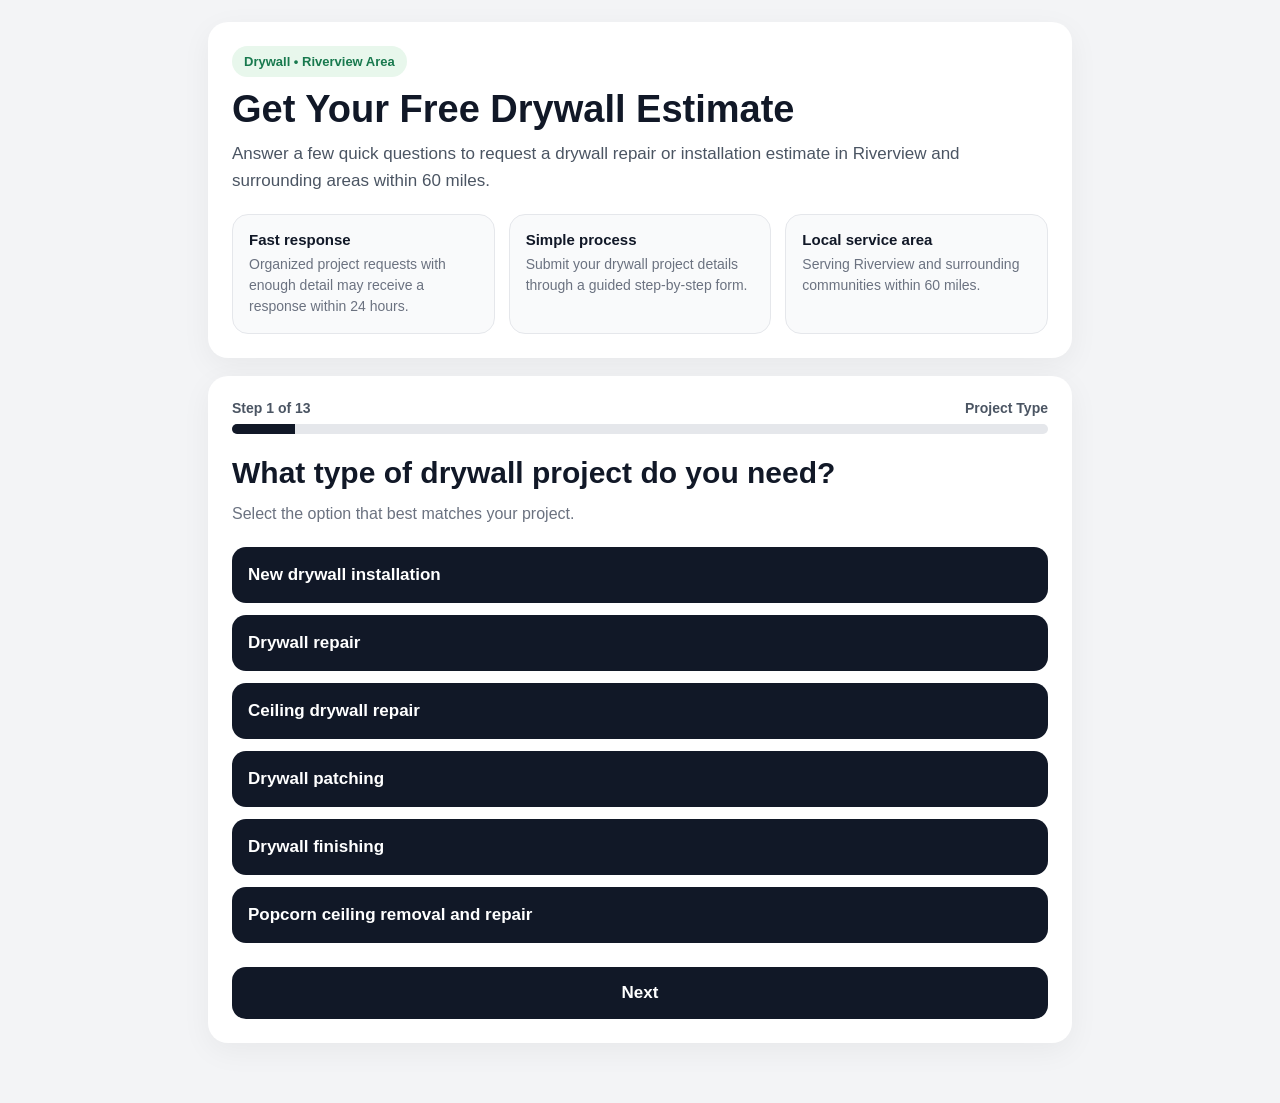
<file: drywall.html>
<!DOCTYPE html>
<html lang="en">
<head>
  <!-- Google tag (gtag.js) -->
  <script async src="https://www.googletagmanager.com/gtag/js?id=AW-18090208680"></script>
  <script>
    window.dataLayer = window.dataLayer || [];
    function gtag(){dataLayer.push(arguments);}
    gtag('js', new Date());
    gtag('config', 'AW-18090208680');
  </script>

  <meta charset="UTF-8" />
  <meta name="viewport" content="width=device-width, initial-scale=1.0" />
  <title>Free Drywall Estimate | GetEstimateFast</title>
  <meta name="description" content="Get a free drywall estimate in Riverview, FL and surrounding areas. Tell us about your drywall repair or installation project and receive a fast, organized response." />

  <style>
    * { box-sizing: border-box; }

    body {
      margin: 0;
      font-family: Arial, sans-serif;
      background: #f3f4f6;
      color: #111827;
    }

    .container {
      max-width: 900px;
      margin: 0 auto;
      padding: 22px 18px 60px;
    }

    .hero {
      background: #ffffff;
      border-radius: 20px;
      padding: 24px;
      box-shadow: 0 8px 30px rgba(0,0,0,0.05);
      margin-bottom: 18px;
    }

    .badge {
      display: inline-block;
      background: #e8f7ec;
      color: #18794e;
      font-size: 13px;
      font-weight: 700;
      padding: 8px 12px;
      border-radius: 999px;
      margin-bottom: 12px;
    }

    h1 {
      font-size: 38px;
      line-height: 1.08;
      margin: 0 0 10px;
    }

    .sub {
      font-size: 17px;
      color: #4b5563;
      line-height: 1.6;
      margin: 0;
    }

    .mobile-hide {
      display: block;
    }

    .info-grid {
      display: grid;
      grid-template-columns: repeat(3, 1fr);
      gap: 14px;
      margin-top: 20px;
    }

    .info-card {
      background: #f9fafb;
      border: 1px solid #e5e7eb;
      border-radius: 16px;
      padding: 16px;
    }

    .info-card strong {
      display: block;
      margin-bottom: 6px;
      font-size: 15px;
    }

    .info-card span {
      font-size: 14px;
      color: #6b7280;
      line-height: 1.5;
    }

    .form-shell {
      background: #ffffff;
      border-radius: 20px;
      padding: 24px;
      box-shadow: 0 8px 30px rgba(0,0,0,0.05);
    }

    .progress-wrap {
      margin-bottom: 22px;
    }

    .progress-top {
      display: flex;
      justify-content: space-between;
      align-items: center;
      gap: 12px;
      margin-bottom: 8px;
      font-size: 14px;
      color: #4b5563;
      font-weight: 700;
    }

    .progress-bar {
      height: 10px;
      background: #e5e7eb;
      border-radius: 999px;
      overflow: hidden;
    }

    .progress-fill {
      height: 100%;
      width: 8%;
      background: #111827;
      transition: width 0.25s ease;
    }

    .step {
      display: none;
    }

    .step.active {
      display: block;
    }

    h2 {
      font-size: 30px;
      margin: 0 0 10px;
      line-height: 1.15;
    }

    .step-desc {
      color: #6b7280;
      font-size: 16px;
      line-height: 1.6;
      margin: 0 0 20px;
    }

    .option-grid {
      display: grid;
      gap: 12px;
    }

    .option-btn,
    .nav-btn,
    .submit-btn,
    .contact-link {
      border: none;
      border-radius: 14px;
      cursor: pointer;
      transition: 0.2s ease;
      font-size: 17px;
      text-decoration: none;
    }

    .option-btn {
      width: 100%;
      padding: 18px 16px;
      text-align: left;
      background: #111827;
      color: #fff;
      font-weight: 600;
    }

    .option-btn:hover,
    .nav-btn:hover,
    .submit-btn:hover,
    .contact-link:hover {
      opacity: 0.95;
    }

    .option-btn.selected {
      background: #18794e;
    }

    .checkbox-list {
      display: grid;
      gap: 12px;
    }

    .checkbox-item {
      display: flex;
      align-items: center;
      gap: 12px;
      background: #f9fafb;
      border: 1px solid #e5e7eb;
      border-radius: 14px;
      padding: 16px;
      font-size: 16px;
      cursor: pointer;
    }

    .checkbox-item input {
      width: 18px;
      height: 18px;
      flex: 0 0 auto;
    }

    .field-grid {
      display: grid;
      gap: 14px;
    }

    .two-col {
      grid-template-columns: 1fr 1fr;
    }

    .three-col {
      grid-template-columns: 1fr 1fr 1fr;
    }

    input, select, textarea {
      width: 100%;
      padding: 15px 16px;
      border: 1px solid #d1d5db;
      border-radius: 12px;
      font-size: 16px;
      background: white;
    }

    textarea {
      min-height: 140px;
      resize: vertical;
    }

    .hint {
      font-size: 14px;
      color: #6b7280;
      line-height: 1.6;
      margin-top: 10px;
    }

    .notice-box {
      background: #fff8e7;
      border: 1px solid #f3d27a;
      padding: 16px;
      border-radius: 14px;
      color: #5c4500;
      font-size: 15px;
      line-height: 1.6;
      margin-bottom: 18px;
    }

    .soft-box {
      background: #f9fafb;
      border: 1px solid #e5e7eb;
      padding: 16px;
      border-radius: 14px;
      margin-top: 14px;
    }

    .nav-row {
      display: flex;
      gap: 12px;
      justify-content: space-between;
      margin-top: 24px;
    }

    .nav-btn,
    .submit-btn {
      padding: 16px 18px;
      width: 100%;
      background: #111827;
      color: #fff;
      font-weight: 700;
    }

    .nav-btn.secondary {
      background: #e5e7eb;
      color: #111827;
    }

    .summary {
      background: #f9fafb;
      border: 1px solid #e5e7eb;
      border-radius: 16px;
      padding: 18px;
      display: grid;
      gap: 12px;
    }

    .summary-item {
      border-bottom: 1px solid #e5e7eb;
      padding-bottom: 10px;
    }

    .summary-item:last-child {
      border-bottom: none;
      padding-bottom: 0;
    }

    .summary-item strong {
      display: block;
      margin-bottom: 4px;
      font-size: 14px;
      color: #374151;
    }

    .summary-item span {
      font-size: 15px;
      color: #111827;
      line-height: 1.5;
    }

    .contact-links {
      display: flex;
      gap: 12px;
      flex-wrap: wrap;
      margin-top: 16px;
    }

    .contact-link {
      display: inline-block;
      background: #111827;
      color: white;
      padding: 13px 16px;
      font-weight: 700;
    }

    .contact-link.alt {
      background: #25d366;
    }

    .footer-note {
      margin-top: 20px;
      font-size: 13px;
      color: #6b7280;
      line-height: 1.7;
    }

    .error {
      color: #b91c1c;
      font-size: 14px;
      margin-top: 12px;
      display: none;
    }

    .hidden {
      display: none !important;
    }

    @media (max-width: 768px) {
      .mobile-hide {
        display: none;
      }

      h1 { font-size: 30px; }
      h2 { font-size: 24px; }

      .form-shell, .hero { padding: 20px; }
      .two-col, .three-col, .info-grid { grid-template-columns: 1fr; }
      .nav-row { flex-direction: column; }

      .container {
        padding-top: 12px;
      }
    }
  </style>
</head>
<body>
  <div class="container">
    <div class="hero">
      <div class="badge">Drywall • Riverview Area</div>
      <h1>Get Your Free Drywall Estimate</h1>
      <p class="sub">
        Answer a few quick questions to request a drywall repair or installation estimate in Riverview and surrounding areas within 60 miles.
      </p>

      <div class="mobile-hide">
        <div class="info-grid">
          <div class="info-card">
            <strong>Fast response</strong>
            <span>Organized project requests with enough detail may receive a response within 24 hours.</span>
          </div>
          <div class="info-card">
            <strong>Simple process</strong>
            <span>Submit your drywall project details through a guided step-by-step form.</span>
          </div>
          <div class="info-card">
            <strong>Local service area</strong>
            <span>Serving Riverview and surrounding communities within 60 miles.</span>
          </div>
        </div>
      </div>
    </div>

    <div class="form-shell">
      <div class="progress-wrap">
        <div class="progress-top">
          <span id="stepLabel">Step 1 of 13</span>
          <span id="stepTitleMini">Project Type</span>
        </div>
        <div class="progress-bar">
          <div class="progress-fill" id="progressFill"></div>
        </div>
      </div>

      <form id="drywallForm" action="https://formsubmit.co/getestimatefast@gmail.com" method="POST" enctype="multipart/form-data">
        <input type="hidden" name="_next" value="https://www.getestimatefast.com/thank-you.html">
        <input type="hidden" name="_subject" id="email-subject">
        <input type="hidden" name="_captcha" value="false" />
        <input type="hidden" name="_template" value="table" />
        <input type="hidden" name="Service" value="Drywall" />
        <input type="hidden" name="Project Type" id="projectTypeInput" />
        <input type="hidden" name="Surface Type" id="surfaceTypeInput" />
        <input type="hidden" name="Scope Summary" id="scopeSummaryInput" />
        <input type="hidden" name="Area Size" id="areaSizeInput" />
        <input type="hidden" name="Texture" id="textureInput" />
        <input type="hidden" name="Finish Stage" id="finishStageInput" />
        <input type="hidden" name="Project Details" id="projectDetailsInput" />
        <input type="hidden" name="Timeline" id="timelineInput" />
        <input type="hidden" name="On-Site Evaluation" id="visitInput" />

        <section class="step active" data-title="Project Type">
          <h2>What type of drywall project do you need?</h2>
          <p class="step-desc">Select the option that best matches your project.</p>

          <div class="option-grid" data-group="projectType">
            <button type="button" class="option-btn" data-value="New drywall installation">New drywall installation</button>
            <button type="button" class="option-btn" data-value="Drywall repair">Drywall repair</button>
            <button type="button" class="option-btn" data-value="Ceiling drywall repair">Ceiling drywall repair</button>
            <button type="button" class="option-btn" data-value="Drywall patching">Drywall patching</button>
            <button type="button" class="option-btn" data-value="Drywall finishing">Drywall finishing</button>
            <button type="button" class="option-btn" data-value="Popcorn ceiling removal and repair">Popcorn ceiling removal and repair</button>
          </div>

          <div class="error">Please select one option to continue.</div>

          <div class="nav-row">
            <button type="button" class="nav-btn" onclick="nextStep()">Next</button>
          </div>
        </section>

        <section class="step" data-title="Surface Type">
          <h2>What surfaces are involved?</h2>
          <p class="step-desc">Select all that apply to your drywall project.</p>

          <div class="checkbox-list">
            <label class="checkbox-item"><input type="checkbox" name="Surface Types[]" value="Walls">Walls</label>
            <label class="checkbox-item"><input type="checkbox" name="Surface Types[]" value="Ceilings">Ceilings</label>
            <label class="checkbox-item"><input type="checkbox" name="Surface Types[]" value="Garage">Garage</label>
            <label class="checkbox-item"><input type="checkbox" name="Surface Types[]" value="Closets">Closets</label>
            <label class="checkbox-item"><input type="checkbox" name="Surface Types[]" value="Whole room">Whole room</label>
            <label class="checkbox-item"><input type="checkbox" name="Surface Types[]" value="Multiple rooms">Multiple rooms</label>
            <label class="checkbox-item"><input type="checkbox" name="Surface Types[]" value="Basement">Basement</label>
            <label class="checkbox-item"><input type="checkbox" name="Surface Types[]" value="Laundry room">Laundry room</label>
          </div>

          <div class="error">Please select at least one surface.</div>

          <div class="nav-row">
            <button type="button" class="nav-btn secondary" onclick="prevStep()">Back</button>
            <button type="button" class="nav-btn" onclick="nextStep()">Next</button>
          </div>
        </section>

        <section class="step" data-title="Scope of Work">
          <h2>What work is needed?</h2>
          <p class="step-desc">Select all that apply to your drywall project.</p>

          <div class="checkbox-list">
            <label class="checkbox-item"><input type="checkbox" name="Scope of Work[]" value="Hang drywall">Hang drywall</label>
            <label class="checkbox-item"><input type="checkbox" name="Scope of Work[]" value="Tape joints">Tape joints</label>
            <label class="checkbox-item"><input type="checkbox" name="Scope of Work[]" value="Mud and finish">Mud and finish</label>
            <label class="checkbox-item"><input type="checkbox" name="Scope of Work[]" value="Patch holes">Patch holes</label>
            <label class="checkbox-item"><input type="checkbox" name="Scope of Work[]" value="Replace damaged drywall">Replace damaged drywall</label>
            <label class="checkbox-item"><input type="checkbox" name="Scope of Work[]" value="Repair water damage">Repair water damage</label>
            <label class="checkbox-item"><input type="checkbox" name="Scope of Work[]" value="Texture matching">Texture matching</label>
            <label class="checkbox-item"><input type="checkbox" name="Scope of Work[]" value="Sanding">Sanding</label>
            <label class="checkbox-item"><input type="checkbox" name="Scope of Work[]" value="Prime ready finish">Prime ready finish</label>
            <label class="checkbox-item"><input type="checkbox" name="Scope of Work[]" value="Popcorn ceiling removal">Popcorn ceiling removal</label>
          </div>

          <div class="error">Please select at least one scope item.</div>

          <div class="nav-row">
            <button type="button" class="nav-btn secondary" onclick="prevStep()">Back</button>
            <button type="button" class="nav-btn" onclick="nextStep()">Next</button>
          </div>
        </section>

        <section class="step" data-title="Area Size">
          <h2>How large is the drywall project?</h2>
          <p class="step-desc">This helps us review your estimate faster and more accurately.</p>

          <div class="option-grid" data-group="areaSize">
            <button type="button" class="option-btn" data-value="Small patch or small repair">Small patch or small repair</button>
            <button type="button" class="option-btn" data-value="One wall">One wall</button>
            <button type="button" class="option-btn" data-value="One room">One room</button>
            <button type="button" class="option-btn" data-value="Multiple rooms">Multiple rooms</button>
            <button type="button" class="option-btn" data-value="Ceiling area only">Ceiling area only</button>
            <button type="button" class="option-btn" data-value="I want to enter exact details">I want to enter exact details</button>
            <button type="button" class="option-btn" data-value="Not sure">Not sure</button>
          </div>

          <div id="areaNoticeBox" class="notice-box hidden">
            If the project size is not clear, an on-site evaluation may be recommended and the 24-hour estimate may not apply.
          </div>

          <div id="areaDetailsBox" class="hidden">
            <div class="soft-box">
              <p class="step-desc" style="margin-bottom:14px;">Enter the drywall project details below.</p>
              <div class="field-grid three-col">
                <input type="text" id="roomsCount" name="Number of Rooms" placeholder="Number of rooms" />
                <input type="text" id="wallHeight" name="Approximate Wall Height (feet)" placeholder="Wall height (feet)" />
                <input type="text" id="sqftApprox" name="Approximate Square Footage" placeholder="Approximate square footage" />
              </div>
            </div>
          </div>

          <div class="error">Please complete the area size step to continue.</div>

          <div class="nav-row">
            <button type="button" class="nav-btn secondary" onclick="prevStep()">Back</button>
            <button type="button" class="nav-btn" onclick="nextStep()">Next</button>
          </div>
        </section>

        <section class="step" data-title="Texture">
          <h2>Will texture be needed?</h2>
          <p class="step-desc">Choose the option that best matches your drywall finish needs.</p>

          <div class="option-grid" data-group="texture">
            <button type="button" class="option-btn" data-value="No texture needed">No texture needed</button>
            <button type="button" class="option-btn" data-value="Match existing texture">Match existing texture</button>
            <button type="button" class="option-btn" data-value="Orange peel texture">Orange peel texture</button>
            <button type="button" class="option-btn" data-value="Knockdown texture">Knockdown texture</button>
            <button type="button" class="option-btn" data-value="Smooth finish">Smooth finish</button>
            <button type="button" class="option-btn" data-value="Not sure">Not sure</button>
          </div>

          <div class="error">Please select one option to continue.</div>

          <div class="nav-row">
            <button type="button" class="nav-btn secondary" onclick="prevStep()">Back</button>
            <button type="button" class="nav-btn" onclick="nextStep()">Next</button>
          </div>
        </section>

        <section class="step" data-title="Finish Stage">
          <h2>What finish stage do you need?</h2>
          <p class="step-desc">Choose the option that best matches your project.</p>

          <div class="option-grid" data-group="finishStage">
            <button type="button" class="option-btn" data-value="Drywall only">Drywall only</button>
            <button type="button" class="option-btn" data-value="Hang and finish">Hang and finish</button>
            <button type="button" class="option-btn" data-value="Finish existing drywall only">Finish existing drywall only</button>
            <button type="button" class="option-btn" data-value="Ready for primer">Ready for primer</button>
            <button type="button" class="option-btn" data-value="Not sure">Not sure</button>
          </div>

          <div class="error">Please select one option to continue.</div>

          <div class="nav-row">
            <button type="button" class="nav-btn secondary" onclick="prevStep()">Back</button>
            <button type="button" class="nav-btn" onclick="nextStep()">Next</button>
          </div>
        </section>

        <section class="step" data-title="Project Details">
          <h2>What details apply to this drywall project?</h2>
          <p class="step-desc">Choose the option that best matches the project status.</p>

          <div class="option-grid" data-group="projectDetails">
            <button type="button" class="option-btn" data-value="Water damage involved">Water damage involved</button>
            <button type="button" class="option-btn" data-value="Previous repair failed">Previous repair failed</button>
            <button type="button" class="option-btn" data-value="Needs texture match">Needs texture match</button>
            <button type="button" class="option-btn" data-value="Vacant property">Vacant property</button>
            <button type="button" class="option-btn" data-value="Occupied home">Occupied home</button>
            <button type="button" class="option-btn" data-value="Work needed before painting">Work needed before painting</button>
          </div>

          <div class="error">Please select one option to continue.</div>

          <div class="nav-row">
            <button type="button" class="nav-btn secondary" onclick="prevStep()">Back</button>
            <button type="button" class="nav-btn" onclick="nextStep()">Next</button>
          </div>
        </section>

        <section class="step" data-title="Project Description">
          <h2>Tell us more about your drywall project</h2>
          <p class="step-desc">The more details you provide, the more accurate your estimate review can be.</p>

          <textarea id="projectDescription" name="Project Description" placeholder="Describe what you want done in your drywall project.

Example:
- Repair ceiling after plumbing leak
- Patch multiple holes and match texture
- Install drywall in garage walls and ceiling
- Replace damaged drywall in one bedroom
- Finish newly installed drywall and make it ready for primer"></textarea>

          <div class="hint">You can include current damage, room names, leak history, texture needs, or any special concerns.</div>

          <div class="error">Please add a short project description to continue.</div>

          <div class="nav-row">
            <button type="button" class="nav-btn secondary" onclick="prevStep()">Back</button>
            <button type="button" class="nav-btn" onclick="nextStep()">Next</button>
          </div>
        </section>

        <section class="step" data-title="Timeline">
          <h2>When would you like to start?</h2>
          <p class="step-desc">Choose the timeline that best fits your drywall project.</p>

          <div class="option-grid" data-group="timeline">
            <button type="button" class="option-btn" data-value="As soon as possible">As soon as possible</button>
            <button type="button" class="option-btn" data-value="Within 30 days">Within 30 days</button>
            <button type="button" class="option-btn" data-value="Within 60 days">Within 60 days</button>
            <button type="button" class="option-btn" data-value="Within 90 days">Within 90 days</button>
            <button type="button" class="option-btn" data-value="Just planning for now">Just planning for now</button>
          </div>

          <div class="error">Please select one option to continue.</div>

          <div class="nav-row">
            <button type="button" class="nav-btn secondary" onclick="prevStep()">Back</button>
            <button type="button" class="nav-btn" onclick="nextStep()">Next</button>
          </div>
        </section>

        <section class="step" data-title="Location">
          <h2>Where is the project located?</h2>
          <p class="step-desc">Please provide the city and ZIP code of the property.</p>

          <div class="field-grid two-col">
            <input type="text" id="city" name="City" placeholder="City" />
            <input type="text" id="zip" name="ZIP Code" placeholder="ZIP Code" />
          </div>

          <div class="error">Please enter city and ZIP code.</div>

          <div class="nav-row">
            <button type="button" class="nav-btn secondary" onclick="prevStep()">Back</button>
            <button type="button" class="nav-btn" onclick="nextStep()">Next</button>
          </div>
        </section>

        <section class="step" data-title="On-Site Evaluation">
          <h2>Do you think an on-site evaluation may be needed?</h2>

          <div class="notice-box">
            Some drywall projects may require an in-person evaluation before final pricing. If a site visit is necessary, an evaluation fee may apply depending on the location and project complexity. Any approved evaluation fee may be credited toward the project if you move forward.
          </div>

          <div class="option-grid" data-group="visit">
            <button type="button" class="option-btn" data-value="No, I do not need a visit">No, I do not need a visit</button>
            <button type="button" class="option-btn" data-value="Yes, I may need an on-site evaluation">Yes, I may need an on-site evaluation</button>
          </div>

          <div class="error">Please select one option to continue.</div>

          <div class="nav-row">
            <button type="button" class="nav-btn secondary" onclick="prevStep()">Back</button>
            <button type="button" class="nav-btn" onclick="nextStep()">Next</button>
          </div>
        </section>

        <section class="step" data-title="Photos & Contact">
          <h2>Add photos and your contact information</h2>
          <p class="step-desc">Photos are optional, but they help us review your drywall project more accurately.</p>

<label>Upload Project Photos (optional)</label>

<input type="file" name="Photo 1" accept="image/*" />
<input type="file" name="Photo 2" accept="image/*" />
<input type="file" name="Photo 3" accept="image/*" />
<input type="file" name="Photo 4" accept="image/*" />
<input type="file" name="Photo 5" accept="image/*" />

<div class="hint">
  You may upload up to 5 photos. Max total size: 10MB.
</div>

          <div class="field-grid">
            <input type="text" id="fullName" name="Full Name" placeholder="Full Name" />
            <input type="text" id="phone" name="Phone Number" placeholder="Phone Number (example: 813-555-1234)" />
            <input type="email" id="email" name="Email Address" placeholder="Email Address" />
            <select id="contactMethod" name="Preferred Contact Method">
              <option value="">Preferred contact method</option>
              <option>Phone call</option>
              <option>Text message</option>
              <option>WhatsApp</option>
              <option>Email</option>
            </select>
          </div>

          <div class="error">Please complete name, phone, email, and preferred contact method.</div>

          <div class="nav-row">
            <button type="button" class="nav-btn secondary" onclick="prevStep()">Back</button>
            <button type="button" class="nav-btn" onclick="nextStep()">Next</button>
          </div>
        </section>

        <section class="step" data-title="Review & Submit">
          <h2>Review your request</h2>
          <p class="step-desc">Please review your drywall project details before submitting.</p>

          <div class="summary" id="summaryBox"></div>

          <div class="contact-links">
            <a class="contact-link" id="smsBackup" href="#">Send by text instead</a>
            <a class="contact-link" id="emailBackup" href="#">Send by email instead</a>
            <a class="contact-link alt" id="whatsAppBackup" href="#" target="_blank">Send by WhatsApp instead</a>
          </div>

          <div class="footer-note">
            GetEstimateFast is a lead generation platform that connects customers with construction professionals. Depending on the project, services may be performed by our team or by independent contractors.
          </div>

          <div class="nav-row">
            <button type="button" class="nav-btn secondary" onclick="prevStep()">Back</button>
            <button type="submit" class="submit-btn">Request My Estimate</button>
          </div>
        </section>
      </form>
    </div>
  </div>

  <script>
    const steps = Array.from(document.querySelectorAll('.step'));
    let currentStep = 0;

    const stepLabel = document.getElementById('stepLabel');
    const stepTitleMini = document.getElementById('stepTitleMini');
    const progressFill = document.getElementById('progressFill');

    const singleChoiceState = {
      projectType: '',
      areaSize: '',
      texture: '',
      finishStage: '',
      projectDetails: '',
      timeline: '',
      visit: ''
    };

    document.querySelectorAll('[data-group]').forEach(group => {
      const groupName = group.getAttribute('data-group');
      group.querySelectorAll('.option-btn').forEach(btn => {
        btn.addEventListener('click', () => {
          group.querySelectorAll('.option-btn').forEach(b => b.classList.remove('selected'));
          btn.classList.add('selected');
          singleChoiceState[groupName] = btn.dataset.value;

          if (groupName === 'projectType') document.getElementById('projectTypeInput').value = btn.dataset.value;
          if (groupName === 'areaSize') {
            document.getElementById('areaSizeInput').value = btn.dataset.value;
            handleAreaSize();
          }
          if (groupName === 'texture') document.getElementById('textureInput').value = btn.dataset.value;
          if (groupName === 'finishStage') document.getElementById('finishStageInput').value = btn.dataset.value;
          if (groupName === 'projectDetails') document.getElementById('projectDetailsInput').value = btn.dataset.value;
          if (groupName === 'timeline') document.getElementById('timelineInput').value = btn.dataset.value;
          if (groupName === 'visit') document.getElementById('visitInput').value = btn.dataset.value;

          hideError(currentStep);
        });
      });
    });

    function handleAreaSize() {
      const noticeBox = document.getElementById('areaNoticeBox');
      const detailsBox = document.getElementById('areaDetailsBox');

      if (singleChoiceState.areaSize === 'Not sure') {
        noticeBox.classList.remove('hidden');
        detailsBox.classList.add('hidden');
        document.getElementById('roomsCount').value = '';
        document.getElementById('wallHeight').value = '';
        document.getElementById('sqftApprox').value = '';
      } else if (singleChoiceState.areaSize === 'I want to enter exact details') {
        noticeBox.classList.add('hidden');
        detailsBox.classList.remove('hidden');
      } else if (singleChoiceState.areaSize) {
        noticeBox.classList.add('hidden');
        detailsBox.classList.add('hidden');
        document.getElementById('roomsCount').value = '';
        document.getElementById('wallHeight').value = '';
        document.getElementById('sqftApprox').value = '';
      } else {
        noticeBox.classList.add('hidden');
        detailsBox.classList.add('hidden');
      }
    }

    function showStep(index) {
      steps.forEach((step, i) => step.classList.toggle('active', i === index));
      currentStep = index;

      const title = steps[index].dataset.title || '';
      stepLabel.textContent = `Step ${index + 1} of ${steps.length}`;
      stepTitleMini.textContent = title;
      progressFill.style.width = `${((index + 1) / steps.length) * 100}%`;

      if (index === steps.length - 1) {
        buildSummary();
        buildBackupLinks();
      }
    }

    function getErrorBox(index) {
      return steps[index].querySelector('.error');
    }

    function showError(index, message) {
      const box = getErrorBox(index);
      if (!box) return;
      box.textContent = message;
      box.style.display = 'block';
    }

    function hideError(index) {
      const box = getErrorBox(index);
      if (!box) return;
      box.style.display = 'none';
    }

    function getSurfaceValues() {
      return Array.from(document.querySelectorAll('input[name="Surface Types[]"]:checked')).map(i => i.value);
    }

    function getScopeValues() {
      return Array.from(document.querySelectorAll('input[name="Scope of Work[]"]:checked')).map(i => i.value);
    }

    function validateStep(index) {
      hideError(index);

      if (index === 0 && !singleChoiceState.projectType) {
        showError(index, 'Please select one option to continue.');
        return false;
      }

      if (index === 1) {
        const checked = getSurfaceValues();
        if (checked.length === 0) {
          showError(index, 'Please select at least one surface.');
          return false;
        }
      }

      if (index === 2) {
        const checked = getScopeValues();
        if (checked.length === 0) {
          showError(index, 'Please select at least one scope item.');
          return false;
        }
      }

      if (index === 3) {
        if (!singleChoiceState.areaSize) {
          showError(index, 'Please select one option to continue.');
          return false;
        }

        if (singleChoiceState.areaSize === 'I want to enter exact details') {
          const rooms = document.getElementById('roomsCount').value.trim();
          const height = document.getElementById('wallHeight').value.trim();
          const sqft = document.getElementById('sqftApprox').value.trim();
          if (!rooms || !height || !sqft) {
            showError(index, 'Please enter number of rooms, wall height, and approximate square footage.');
            return false;
          }
        }
      }

      if (index === 4 && !singleChoiceState.texture) {
        showError(index, 'Please select one option to continue.');
        return false;
      }

      if (index === 5 && !singleChoiceState.finishStage) {
        showError(index, 'Please select one option to continue.');
        return false;
      }

      if (index === 6 && !singleChoiceState.projectDetails) {
        showError(index, 'Please select one option to continue.');
        return false;
      }

      if (index === 7) {
        const desc = document.getElementById('projectDescription').value.trim();
        if (desc.length < 10) {
          showError(index, 'Please add a short project description to continue.');
          return false;
        }
      }

      if (index === 8 && !singleChoiceState.timeline) {
        showError(index, 'Please select one option to continue.');
        return false;
      }

      if (index === 9) {
        const city = document.getElementById('city').value.trim();
        const zip = document.getElementById('zip').value.trim();
        if (!city || !zip) {
          showError(index, 'Please enter city and ZIP code.');
          return false;
        }
      }

      if (index === 10 && !singleChoiceState.visit) {
        showError(index, 'Please select one option to continue.');
        return false;
      }

      if (index === 11) {
        const name = document.getElementById('fullName').value.trim();
        const phone = document.getElementById('phone').value.trim();
        const email = document.getElementById('email').value.trim();
        const method = document.getElementById('contactMethod').value.trim();
        if (!name || !phone || !email || !method) {
          showError(index, 'Please complete name, phone, email, and preferred contact method.');
          return false;
        }
      }

      return true;
    }

    function nextStep() {
      if (!validateStep(currentStep)) return;
      if (currentStep < steps.length - 1) showStep(currentStep + 1);
      window.scrollTo({ top: 0, behavior: 'smooth' });
    }

    function prevStep() {
      if (currentStep > 0) showStep(currentStep - 1);
      window.scrollTo({ top: 0, behavior: 'smooth' });
    }

    function getAreaSummary() {
      if (singleChoiceState.areaSize === 'I want to enter exact details') {
        return `Exact details: ${document.getElementById('roomsCount').value || 'N/A'} rooms • ${document.getElementById('wallHeight').value || 'N/A'} ft wall height • ${document.getElementById('sqftApprox').value || 'N/A'} sqft`;
      }
      return singleChoiceState.areaSize || '—';
    }

    function buildSummary() {
      const summaryBox = document.getElementById('summaryBox');
      const surfaces = getSurfaceValues();
      const scope = getScopeValues();

      document.getElementById('surfaceTypeInput').value = surfaces.join(', ');
      document.getElementById('scopeSummaryInput').value = scope.join(', ');

      const items = [
        ['Project Type', singleChoiceState.projectType || '—'],
        ['Surface Types', surfaces.length ? surfaces.join(', ') : '—'],
        ['Scope of Work', scope.length ? scope.join(', ') : '—'],
        ['Area Size', getAreaSummary()],
        ['Texture', singleChoiceState.texture || '—'],
        ['Finish Stage', singleChoiceState.finishStage || '—'],
        ['Project Details', singleChoiceState.projectDetails || '—'],
        ['Project Description', document.getElementById('projectDescription').value.trim() || '—'],
        ['Timeline', singleChoiceState.timeline || '—'],
        ['City', document.getElementById('city').value.trim() || '—'],
        ['ZIP Code', document.getElementById('zip').value.trim() || '—'],
        ['On-Site Evaluation', singleChoiceState.visit || '—'],
        ['Full Name', document.getElementById('fullName').value.trim() || '—'],
        ['Phone Number', document.getElementById('phone').value.trim() || '—'],
        ['Email Address', document.getElementById('email').value.trim() || '—'],
        ['Preferred Contact Method', document.getElementById('contactMethod').value.trim() || '—']
      ];

      summaryBox.innerHTML = items.map(([label, value]) => `
        <div class="summary-item">
          <strong>${label}</strong>
          <span>${value}</span>
        </div>
      `).join('');
    }

    function buildLeadMessage() {
      const surfaces = getSurfaceValues().join(', ') || 'N/A';
      const scope = getScopeValues().join(', ') || 'N/A';

      return `New Drywall Lead

Project Type: ${singleChoiceState.projectType || 'N/A'}
Surface Types: ${surfaces}
Scope of Work: ${scope}
Area Size: ${getAreaSummary()}
Texture: ${singleChoiceState.texture || 'N/A'}
Finish Stage: ${singleChoiceState.finishStage || 'N/A'}
Project Details: ${singleChoiceState.projectDetails || 'N/A'}
Project Description: ${document.getElementById('projectDescription').value.trim() || 'N/A'}
Timeline: ${singleChoiceState.timeline || 'N/A'}
City: ${document.getElementById('city').value.trim() || 'N/A'}
ZIP Code: ${document.getElementById('zip').value.trim() || 'N/A'}
On-Site Evaluation: ${singleChoiceState.visit || 'N/A'}
Full Name: ${document.getElementById('fullName').value.trim() || 'N/A'}
Phone Number: ${document.getElementById('phone').value.trim() || 'N/A'}
Email Address: ${document.getElementById('email').value.trim() || 'N/A'}
Preferred Contact Method: ${document.getElementById('contactMethod').value.trim() || 'N/A'}`;
    }

    function buildBackupLinks() {
      const msg = buildLeadMessage();
      document.getElementById('whatsAppBackup').href =
        'https://wa.me/18135917560?text=' + encodeURIComponent(msg);

      document.getElementById('smsBackup').href =
        'sms:18135917560?body=' + encodeURIComponent(msg);

      document.getElementById('emailBackup').href =
        'mailto:getestimatefast@gmail.com?subject=' +
        encodeURIComponent('New Drywall Lead') +
        '&body=' + encodeURIComponent(msg);
    }

    showStep(0);
  </script>

  <script>
    const drywallForm = document.getElementById('drywallForm');

    if (drywallForm) {
      drywallForm.addEventListener('submit', function () {
        const fullName = document.getElementById('fullName')?.value.trim() || 'New Lead';
        const service = 'Drywall';
        const zip = document.getElementById('zip')?.value.trim() || 'No ZIP';
        const timeline = singleChoiceState.timeline || 'No Timeline';

        const subjectField = document.getElementById('email-subject');
        if (subjectField) {
          subjectField.value = `${fullName} - ${service} - ${zip} - ${timeline}`;
        }

        
      });
    }
  </script>
</body>
</html>
</file>
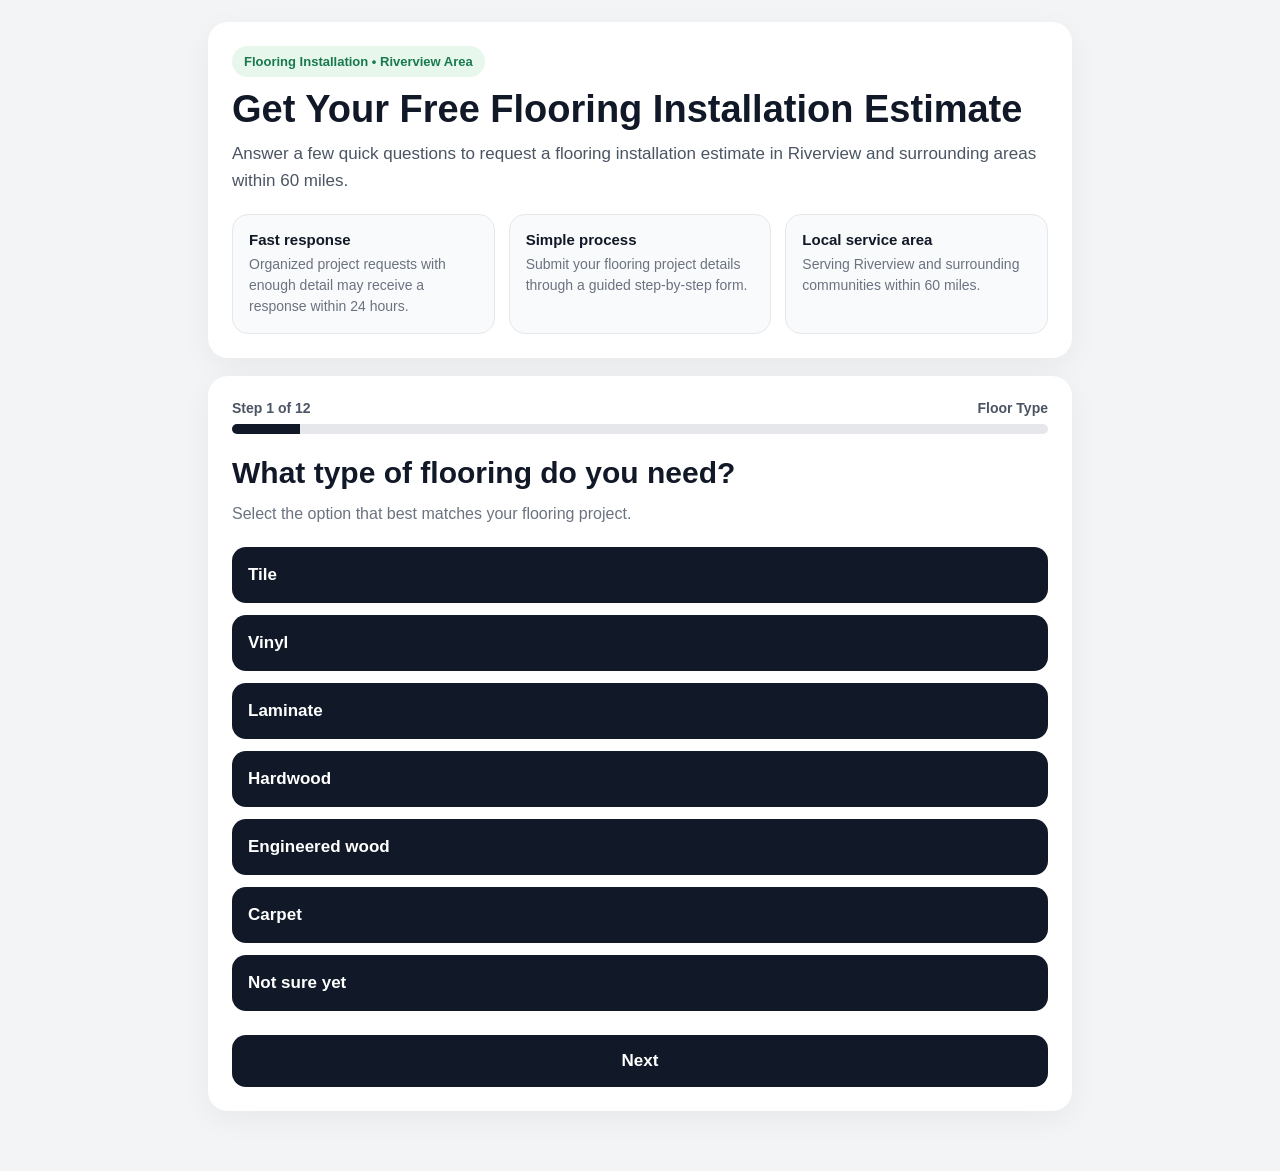
<file: flooring-installation.html>
<!DOCTYPE html>
<html lang="en">
<head>
  <!-- Google tag (gtag.js) -->
  <script async src="https://www.googletagmanager.com/gtag/js?id=AW-18090208680"></script>
  <script>
    window.dataLayer = window.dataLayer || [];
    function gtag(){dataLayer.push(arguments);}
    gtag('js', new Date());
    gtag('config', 'AW-18090208680');
  </script>

  <meta charset="UTF-8" />
  <meta name="viewport" content="width=device-width, initial-scale=1.0" />
  <title>Free Flooring Installation Estimate | GetEstimateFast</title>
  <meta name="description" content="Get a free flooring installation estimate in Riverview, FL and surrounding areas. Tell us about your flooring project and receive a fast, organized response." />

  <style>
    * { box-sizing: border-box; }

    body {
      margin: 0;
      font-family: Arial, sans-serif;
      background: #f3f4f6;
      color: #111827;
    }

    .container {
      max-width: 900px;
      margin: 0 auto;
      padding: 22px 18px 60px;
    }

    .hero {
      background: #ffffff;
      border-radius: 20px;
      padding: 24px;
      box-shadow: 0 8px 30px rgba(0,0,0,0.05);
      margin-bottom: 18px;
    }

    .badge {
      display: inline-block;
      background: #e8f7ec;
      color: #18794e;
      font-size: 13px;
      font-weight: 700;
      padding: 8px 12px;
      border-radius: 999px;
      margin-bottom: 12px;
    }

    h1 {
      font-size: 38px;
      line-height: 1.08;
      margin: 0 0 10px;
    }

    .sub {
      font-size: 17px;
      color: #4b5563;
      line-height: 1.6;
      margin: 0;
    }

    .mobile-hide {
      display: block;
    }

    .info-grid {
      display: grid;
      grid-template-columns: repeat(3, 1fr);
      gap: 14px;
      margin-top: 20px;
    }

    .info-card {
      background: #f9fafb;
      border: 1px solid #e5e7eb;
      border-radius: 16px;
      padding: 16px;
    }

    .info-card strong {
      display: block;
      margin-bottom: 6px;
      font-size: 15px;
    }

    .info-card span {
      font-size: 14px;
      color: #6b7280;
      line-height: 1.5;
    }

    .form-shell {
      background: #ffffff;
      border-radius: 20px;
      padding: 24px;
      box-shadow: 0 8px 30px rgba(0,0,0,0.05);
    }

    .progress-wrap {
      margin-bottom: 22px;
    }

    .progress-top {
      display: flex;
      justify-content: space-between;
      align-items: center;
      gap: 12px;
      margin-bottom: 8px;
      font-size: 14px;
      color: #4b5563;
      font-weight: 700;
    }

    .progress-bar {
      height: 10px;
      background: #e5e7eb;
      border-radius: 999px;
      overflow: hidden;
    }

    .progress-fill {
      height: 100%;
      width: 8%;
      background: #111827;
      transition: width 0.25s ease;
    }

    .step {
      display: none;
    }

    .step.active {
      display: block;
    }

    h2 {
      font-size: 30px;
      margin: 0 0 10px;
      line-height: 1.15;
    }

    .step-desc {
      color: #6b7280;
      font-size: 16px;
      line-height: 1.6;
      margin: 0 0 20px;
    }

    .option-grid {
      display: grid;
      gap: 12px;
    }

    .option-btn,
    .nav-btn,
    .submit-btn,
    .contact-link {
      border: none;
      border-radius: 14px;
      cursor: pointer;
      transition: 0.2s ease;
      font-size: 17px;
      text-decoration: none;
    }

    .option-btn {
      width: 100%;
      padding: 18px 16px;
      text-align: left;
      background: #111827;
      color: #fff;
      font-weight: 600;
    }

    .option-btn:hover,
    .nav-btn:hover,
    .submit-btn:hover,
    .contact-link:hover {
      opacity: 0.95;
    }

    .option-btn.selected {
      background: #18794e;
    }

    .checkbox-list {
      display: grid;
      gap: 12px;
    }

    .checkbox-item {
      display: flex;
      align-items: center;
      gap: 12px;
      background: #f9fafb;
      border: 1px solid #e5e7eb;
      border-radius: 14px;
      padding: 16px;
      font-size: 16px;
      cursor: pointer;
    }

    .checkbox-item input {
      width: 18px;
      height: 18px;
      flex: 0 0 auto;
    }

    .field-grid {
      display: grid;
      gap: 14px;
    }

    .two-col {
      grid-template-columns: 1fr 1fr;
    }

    .three-col {
      grid-template-columns: 1fr 1fr 1fr;
    }

    input, select, textarea {
      width: 100%;
      padding: 15px 16px;
      border: 1px solid #d1d5db;
      border-radius: 12px;
      font-size: 16px;
      background: white;
    }

    textarea {
      min-height: 140px;
      resize: vertical;
    }

    .hint {
      font-size: 14px;
      color: #6b7280;
      line-height: 1.6;
      margin-top: 10px;
    }

    .notice-box {
      background: #fff8e7;
      border: 1px solid #f3d27a;
      padding: 16px;
      border-radius: 14px;
      color: #5c4500;
      font-size: 15px;
      line-height: 1.6;
      margin-bottom: 18px;
    }

    .soft-box {
      background: #f9fafb;
      border: 1px solid #e5e7eb;
      padding: 16px;
      border-radius: 14px;
      margin-top: 14px;
    }

    .nav-row {
      display: flex;
      gap: 12px;
      justify-content: space-between;
      margin-top: 24px;
    }

    .nav-btn,
    .submit-btn {
      padding: 16px 18px;
      width: 100%;
      background: #111827;
      color: #fff;
      font-weight: 700;
    }

    .nav-btn.secondary {
      background: #e5e7eb;
      color: #111827;
    }

    .summary {
      background: #f9fafb;
      border: 1px solid #e5e7eb;
      border-radius: 16px;
      padding: 18px;
      display: grid;
      gap: 12px;
    }

    .summary-item {
      border-bottom: 1px solid #e5e7eb;
      padding-bottom: 10px;
    }

    .summary-item:last-child {
      border-bottom: none;
      padding-bottom: 0;
    }

    .summary-item strong {
      display: block;
      margin-bottom: 4px;
      font-size: 14px;
      color: #374151;
    }

    .summary-item span {
      font-size: 15px;
      color: #111827;
      line-height: 1.5;
    }

    .contact-links {
      display: flex;
      gap: 12px;
      flex-wrap: wrap;
      margin-top: 16px;
    }

    .contact-link {
      display: inline-block;
      background: #111827;
      color: white;
      padding: 13px 16px;
      font-weight: 700;
    }

    .contact-link.alt {
      background: #25d366;
    }

    .footer-note {
      margin-top: 20px;
      font-size: 13px;
      color: #6b7280;
      line-height: 1.7;
    }

    .error {
      color: #b91c1c;
      font-size: 14px;
      margin-top: 12px;
      display: none;
    }

    .hidden {
      display: none !important;
    }

    @media (max-width: 768px) {
      .mobile-hide {
        display: none;
      }

      h1 { font-size: 30px; }
      h2 { font-size: 24px; }

      .form-shell, .hero { padding: 20px; }
      .two-col, .three-col, .info-grid { grid-template-columns: 1fr; }
      .nav-row { flex-direction: column; }

      .container {
        padding-top: 12px;
      }
    }
  </style>
</head>
<body>
  <div class="container">
    <div class="hero">
      <div class="badge">Flooring Installation • Riverview Area</div>
      <h1>Get Your Free Flooring Installation Estimate</h1>
      <p class="sub">
        Answer a few quick questions to request a flooring installation estimate in Riverview and surrounding areas within 60 miles.
      </p>

      <div class="mobile-hide">
        <div class="info-grid">
          <div class="info-card">
            <strong>Fast response</strong>
            <span>Organized project requests with enough detail may receive a response within 24 hours.</span>
          </div>
          <div class="info-card">
            <strong>Simple process</strong>
            <span>Submit your flooring project details through a guided step-by-step form.</span>
          </div>
          <div class="info-card">
            <strong>Local service area</strong>
            <span>Serving Riverview and surrounding communities within 60 miles.</span>
          </div>
        </div>
      </div>
    </div>

    <div class="form-shell">
      <div class="progress-wrap">
        <div class="progress-top">
          <span id="stepLabel">Step 1 of 12</span>
          <span id="stepTitleMini">Floor Type</span>
        </div>
        <div class="progress-bar">
          <div class="progress-fill" id="progressFill"></div>
        </div>
      </div>

      <form id="flooringForm" action="https://formsubmit.co/getestimatefast@gmail.com" method="POST" enctype="multipart/form-data">
        <input type="hidden" name="_next" value="https://www.getestimatefast.com/thank-you.html">
        <input type="hidden" name="_subject" id="email-subject">
        <input type="hidden" name="_captcha" value="false" />
        <input type="hidden" name="_template" value="table" />
        <input type="hidden" name="Service" value="Flooring Installation" />
        <input type="hidden" name="Floor Type" id="floorTypeInput" />
        <input type="hidden" name="Materials" id="materialsInput" />
        <input type="hidden" name="Area Size" id="areaSizeInput" />
        <input type="hidden" name="Measurement Method" id="measurementMethodInput" />
        <input type="hidden" name="Project Details" id="projectDetailsInput" />
        <input type="hidden" name="Subfloor Condition" id="subfloorInput" />
        <input type="hidden" name="Timeline" id="timelineInput" />
        <input type="hidden" name="On-Site Evaluation" id="visitInput" />

        <section class="step active" data-title="Floor Type">
          <h2>What type of flooring do you need?</h2>
          <p class="step-desc">Select the option that best matches your flooring project.</p>

          <div class="option-grid" data-group="floorType">
            <button type="button" class="option-btn" data-value="Tile">Tile</button>
            <button type="button" class="option-btn" data-value="Vinyl">Vinyl</button>
            <button type="button" class="option-btn" data-value="Laminate">Laminate</button>
            <button type="button" class="option-btn" data-value="Hardwood">Hardwood</button>
            <button type="button" class="option-btn" data-value="Engineered wood">Engineered wood</button>
            <button type="button" class="option-btn" data-value="Carpet">Carpet</button>
            <button type="button" class="option-btn" data-value="Not sure yet">Not sure yet</button>
          </div>

          <div class="error">Please select one option to continue.</div>

          <div class="nav-row">
            <button type="button" class="nav-btn" onclick="nextStep()">Next</button>
          </div>
        </section>

        <section class="step" data-title="Scope of Work">
          <h2>What work is needed?</h2>
          <p class="step-desc">Select all that apply to your flooring project.</p>

          <div class="checkbox-list">
            <label class="checkbox-item"><input type="checkbox" name="Scope of Work[]" value="Install new flooring">Install new flooring</label>
            <label class="checkbox-item"><input type="checkbox" name="Scope of Work[]" value="Replace existing flooring">Replace existing flooring</label>
            <label class="checkbox-item"><input type="checkbox" name="Scope of Work[]" value="Remove old flooring">Remove old flooring</label>
            <label class="checkbox-item"><input type="checkbox" name="Scope of Work[]" value="Repair damaged flooring">Repair damaged flooring</label>
            <label class="checkbox-item"><input type="checkbox" name="Scope of Work[]" value="Subfloor repair">Subfloor repair</label>
            <label class="checkbox-item"><input type="checkbox" name="Scope of Work[]" value="Leveling">Leveling</label>
            <label class="checkbox-item"><input type="checkbox" name="Scope of Work[]" value="Baseboard installation">Baseboard installation</label>
            <label class="checkbox-item"><input type="checkbox" name="Scope of Work[]" value="Quarter round installation">Quarter round installation</label>
            <label class="checkbox-item"><input type="checkbox" name="Scope of Work[]" value="Stair flooring">Stair flooring</label>
            <label class="checkbox-item"><input type="checkbox" name="Scope of Work[]" value="Transitions and trims">Transitions and trims</label>
            <label class="checkbox-item"><input type="checkbox" name="Scope of Work[]" value="Final cleaning">Final cleaning</label>
          </div>

          <div class="error">Please select at least one scope item.</div>

          <div class="nav-row">
            <button type="button" class="nav-btn secondary" onclick="prevStep()">Back</button>
            <button type="button" class="nav-btn" onclick="nextStep()">Next</button>
          </div>
        </section>

        <section class="step" data-title="Materials">
          <h2>How will materials be handled?</h2>
          <p class="step-desc">Choose the option that best matches your project.</p>

          <div class="option-grid" data-group="materials">
            <button type="button" class="option-btn" data-value="I already have materials">I already have materials</button>
            <button type="button" class="option-btn" data-value="I need help choosing materials">I need help choosing materials</button>
            <button type="button" class="option-btn" data-value="I want help purchasing materials">I want help purchasing materials</button>
            <button type="button" class="option-btn" data-value="Labor only">Labor only</button>
            <button type="button" class="option-btn" data-value="Labor + rough materials">Labor + rough materials</button>
          </div>

          <div class="error">Please select one option to continue.</div>

          <div class="nav-row">
            <button type="button" class="nav-btn secondary" onclick="prevStep()">Back</button>
            <button type="button" class="nav-btn" onclick="nextStep()">Next</button>
          </div>
        </section>

        <section class="step" data-title="Area Size">
          <h2>Do you know the size of the area?</h2>
          <p class="step-desc">This helps us review your estimate more accurately and faster.</p>

          <div class="option-grid" data-group="areaSize">
            <button type="button" class="option-btn" data-value="Small room under 200 sqft">Small room under 200 sqft</button>
            <button type="button" class="option-btn" data-value="Medium area 200 to 500 sqft">Medium area 200 to 500 sqft</button>
            <button type="button" class="option-btn" data-value="Large area 500 to 1000 sqft">Large area 500 to 1000 sqft</button>
            <button type="button" class="option-btn" data-value="Whole house">Whole house</button>
            <button type="button" class="option-btn" data-value="I want to enter exact measurements">I want to enter exact measurements</button>
            <button type="button" class="option-btn" data-value="I do not know the size">I do not know the size</button>
          </div>

          <div id="measurementNoticeBox" class="notice-box hidden">
            Accurate estimates may require room measurements. If the size is unknown, an on-site evaluation may be recommended and the 24-hour estimate may not apply.
          </div>

          <div id="measurementExactBox" class="hidden">
            <div class="soft-box">
              <p class="step-desc" style="margin-bottom:14px;">Enter the project measurements below.</p>
              <div class="field-grid three-col">
                <input type="text" id="areaLength" name="Area Length (feet)" placeholder="Length (feet)" />
                <input type="text" id="areaWidth" name="Area Width (feet)" placeholder="Width (feet)" />
                <input type="text" id="areaRooms" name="Number of Rooms" placeholder="Number of rooms" />
              </div>
            </div>
          </div>

          <div class="error">Please complete the area size step to continue.</div>

          <div class="nav-row">
            <button type="button" class="nav-btn secondary" onclick="prevStep()">Back</button>
            <button type="button" class="nav-btn" onclick="nextStep()">Next</button>
          </div>
        </section>

        <section class="step" data-title="Subfloor Condition">
          <h2>What is the condition of the subfloor?</h2>
          <p class="step-desc">Select the option that best describes the current condition.</p>

          <div class="option-grid" data-group="subfloor">
            <button type="button" class="option-btn" data-value="Good condition">Good condition</button>
            <button type="button" class="option-btn" data-value="Needs repair">Needs repair</button>
            <button type="button" class="option-btn" data-value="May need leveling">May need leveling</button>
            <button type="button" class="option-btn" data-value="Water damage suspected">Water damage suspected</button>
            <button type="button" class="option-btn" data-value="Not sure">Not sure</button>
          </div>

          <div class="error">Please select one option to continue.</div>

          <div class="nav-row">
            <button type="button" class="nav-btn secondary" onclick="prevStep()">Back</button>
            <button type="button" class="nav-btn" onclick="nextStep()">Next</button>
          </div>
        </section>

        <section class="step" data-title="Project Details">
          <h2>What details apply to this project?</h2>
          <p class="step-desc">Choose the option that best matches your project status.</p>

          <div class="option-grid" data-group="projectDetails">
            <button type="button" class="option-btn" data-value="Flooring only">Flooring only</button>
            <button type="button" class="option-btn" data-value="Flooring plus baseboards">Flooring plus baseboards</button>
            <button type="button" class="option-btn" data-value="Includes stairs">Includes stairs</button>
            <button type="button" class="option-btn" data-value="Furniture may need to be moved">Furniture may need to be moved</button>
            <button type="button" class="option-btn" data-value="Tenant occupied property">Tenant occupied property</button>
            <button type="button" class="option-btn" data-value="Vacant property">Vacant property</button>
          </div>

          <div class="error">Please select one option to continue.</div>

          <div class="nav-row">
            <button type="button" class="nav-btn secondary" onclick="prevStep()">Back</button>
            <button type="button" class="nav-btn" onclick="nextStep()">Next</button>
          </div>
        </section>

        <section class="step" data-title="Project Description">
          <h2>Tell us more about your flooring project</h2>
          <p class="step-desc">The more details you provide, the more accurate your estimate review can be.</p>

          <textarea id="projectDescription" name="Project Description" placeholder="Describe what you want done in your flooring project.

Example:
- Replace old carpet with vinyl plank
- Install flooring in living room and hallway
- Remove baseboards and reinstall
- Repair damaged subfloor near one wall
- Match existing flooring in adjacent area"></textarea>

          <div class="hint">You can include room names, material ideas, current floor condition, or any specific concerns.</div>

          <div class="error">Please add a short project description to continue.</div>

          <div class="nav-row">
            <button type="button" class="nav-btn secondary" onclick="prevStep()">Back</button>
            <button type="button" class="nav-btn" onclick="nextStep()">Next</button>
          </div>
        </section>

        <section class="step" data-title="Timeline">
          <h2>When would you like to start?</h2>
          <p class="step-desc">Choose the timeline that best fits your flooring project.</p>

          <div class="option-grid" data-group="timeline">
            <button type="button" class="option-btn" data-value="As soon as possible">As soon as possible</button>
            <button type="button" class="option-btn" data-value="Within 30 days">Within 30 days</button>
            <button type="button" class="option-btn" data-value="Within 60 days">Within 60 days</button>
            <button type="button" class="option-btn" data-value="Within 90 days">Within 90 days</button>
            <button type="button" class="option-btn" data-value="Just planning for now">Just planning for now</button>
          </div>

          <div class="error">Please select one option to continue.</div>

          <div class="nav-row">
            <button type="button" class="nav-btn secondary" onclick="prevStep()">Back</button>
            <button type="button" class="nav-btn" onclick="nextStep()">Next</button>
          </div>
        </section>

        <section class="step" data-title="Location">
          <h2>Where is the project located?</h2>
          <p class="step-desc">Please provide the city and ZIP code of the property.</p>

          <div class="field-grid two-col">
            <input type="text" id="city" name="City" placeholder="City" />
            <input type="text" id="zip" name="ZIP Code" placeholder="ZIP Code" />
          </div>

          <div class="error">Please enter city and ZIP code.</div>

          <div class="nav-row">
            <button type="button" class="nav-btn secondary" onclick="prevStep()">Back</button>
            <button type="button" class="nav-btn" onclick="nextStep()">Next</button>
          </div>
        </section>

        <section class="step" data-title="On-Site Evaluation">
          <h2>Do you think an on-site evaluation may be needed?</h2>

          <div class="notice-box">
            Some flooring projects may require an in-person evaluation before final pricing. If a site visit is necessary, an evaluation fee may apply depending on the location and project complexity. Any approved evaluation fee may be credited toward the project if you move forward.
          </div>

          <div class="option-grid" data-group="visit">
            <button type="button" class="option-btn" data-value="No, I do not need a visit">No, I do not need a visit</button>
            <button type="button" class="option-btn" data-value="Yes, I may need an on-site evaluation">Yes, I may need an on-site evaluation</button>
          </div>

          <div class="error">Please select one option to continue.</div>

          <div class="nav-row">
            <button type="button" class="nav-btn secondary" onclick="prevStep()">Back</button>
            <button type="button" class="nav-btn" onclick="nextStep()">Next</button>
          </div>
        </section>

        <section class="step" data-title="Photos & Contact">
          <h2>Add photos and your contact information</h2>
          <p class="step-desc">Photos are optional, but they help us review your flooring project more accurately.</p>

          <label>Upload Project Photos (optional)</label>

<input type="file" name="Photo 1" accept="image/*" />
<input type="file" name="Photo 2" accept="image/*" />
<input type="file" name="Photo 3" accept="image/*" />
<input type="file" name="Photo 4" accept="image/*" />
<input type="file" name="Photo 5" accept="image/*" />

<div class="hint">
  You may upload up to 5 photos. Max total size: 10MB.Additional project photos can also be shared later using your preferred contact method.
</div>  
        
          <div class="field-grid">
            <input type="text" id="fullName" name="Full Name" placeholder="Full Name" />
            <input type="text" id="phone" name="Phone Number" placeholder="Phone Number (example: 813-555-1234)" />
            <input type="email" id="email" name="Email Address" placeholder="Email Address" />
            <select id="contactMethod" name="Preferred Contact Method">
              <option value="">Preferred contact method</option>
              <option>Phone call</option>
              <option>Text message</option>
              <option>WhatsApp</option>
              <option>Email</option>
            </select>
          </div>

          <div class="error">Please complete name, phone, email, and preferred contact method.</div>

          <div class="nav-row">
            <button type="button" class="nav-btn secondary" onclick="prevStep()">Back</button>
            <button type="button" class="nav-btn" onclick="nextStep()">Next</button>
          </div>
        </section>

        <section class="step" data-title="Review & Submit">
          <h2>Review your request</h2>
          <p class="step-desc">Please review your flooring project details before submitting.</p>

          <div class="summary" id="summaryBox"></div>

          <div class="contact-links">
            <a class="contact-link" id="smsBackup" href="#">Send by text instead</a>
            <a class="contact-link" id="emailBackup" href="#">Send by email instead</a>
            <a class="contact-link alt" id="whatsAppBackup" href="#" target="_blank">Send by WhatsApp instead</a>
          </div>

          <div class="footer-note">
            GetEstimateFast is a lead generation platform that connects customers with construction professionals. Depending on the project, services may be performed by our team or by independent contractors.
          </div>

          <div class="nav-row">
            <button type="button" class="nav-btn secondary" onclick="prevStep()">Back</button>
            <button type="submit" class="submit-btn">Request My Estimate</button>
          </div>
        </section>
      </form>
    </div>
  </div>

  <script>
    const steps = Array.from(document.querySelectorAll('.step'));
    let currentStep = 0;

    const stepLabel = document.getElementById('stepLabel');
    const stepTitleMini = document.getElementById('stepTitleMini');
    const progressFill = document.getElementById('progressFill');

    const singleChoiceState = {
      floorType: '',
      materials: '',
      areaSize: '',
      measurementMethod: '',
      subfloor: '',
      projectDetails: '',
      timeline: '',
      visit: ''
    };

    document.querySelectorAll('[data-group]').forEach(group => {
      const groupName = group.getAttribute('data-group');
      group.querySelectorAll('.option-btn').forEach(btn => {
        btn.addEventListener('click', () => {
          group.querySelectorAll('.option-btn').forEach(b => b.classList.remove('selected'));
          btn.classList.add('selected');
          singleChoiceState[groupName] = btn.dataset.value;

          if (groupName === 'floorType') document.getElementById('floorTypeInput').value = btn.dataset.value;
          if (groupName === 'materials') document.getElementById('materialsInput').value = btn.dataset.value;
          if (groupName === 'areaSize') {
            document.getElementById('areaSizeInput').value = btn.dataset.value;
            handleAreaSize();
          }
          if (groupName === 'subfloor') document.getElementById('subfloorInput').value = btn.dataset.value;
          if (groupName === 'projectDetails') document.getElementById('projectDetailsInput').value = btn.dataset.value;
          if (groupName === 'timeline') document.getElementById('timelineInput').value = btn.dataset.value;
          if (groupName === 'visit') document.getElementById('visitInput').value = btn.dataset.value;

          hideError(currentStep);
        });
      });
    });

    function handleAreaSize() {
      const noticeBox = document.getElementById('measurementNoticeBox');
      const exactBox = document.getElementById('measurementExactBox');

      if (singleChoiceState.areaSize === 'I do not know the size') {
        noticeBox.classList.remove('hidden');
        exactBox.classList.add('hidden');
        document.getElementById('measurementMethodInput').value = 'Unknown size';
        document.getElementById('areaLength').value = '';
        document.getElementById('areaWidth').value = '';
        document.getElementById('areaRooms').value = '';
      } else if (singleChoiceState.areaSize === 'I want to enter exact measurements') {
        noticeBox.classList.add('hidden');
        exactBox.classList.remove('hidden');
        document.getElementById('measurementMethodInput').value = 'Exact measurements';
      } else if (singleChoiceState.areaSize) {
        noticeBox.classList.add('hidden');
        exactBox.classList.add('hidden');
        document.getElementById('measurementMethodInput').value = 'Preset size';
        document.getElementById('areaLength').value = '';
        document.getElementById('areaWidth').value = '';
        document.getElementById('areaRooms').value = '';
      } else {
        noticeBox.classList.add('hidden');
        exactBox.classList.add('hidden');
        document.getElementById('measurementMethodInput').value = '';
      }
    }

    function showStep(index) {
      steps.forEach((step, i) => step.classList.toggle('active', i === index));
      currentStep = index;

      const title = steps[index].dataset.title || '';
      stepLabel.textContent = `Step ${index + 1} of ${steps.length}`;
      stepTitleMini.textContent = title;
      progressFill.style.width = `${((index + 1) / steps.length) * 100}%`;

      if (index === steps.length - 1) {
        buildSummary();
        buildBackupLinks();
      }
    }

    function getErrorBox(index) {
      return steps[index].querySelector('.error');
    }

    function showError(index, message) {
      const box = getErrorBox(index);
      if (!box) return;
      box.textContent = message;
      box.style.display = 'block';
    }

    function hideError(index) {
      const box = getErrorBox(index);
      if (!box) return;
      box.style.display = 'none';
    }

    function getScopeValues() {
      return Array.from(document.querySelectorAll('input[name="Scope of Work[]"]:checked')).map(i => i.value);
    }

    function validateStep(index) {
      hideError(index);

      if (index === 0 && !singleChoiceState.floorType) {
        showError(index, 'Please select one option to continue.');
        return false;
      }

      if (index === 1) {
        const checked = steps[index].querySelectorAll('input[type="checkbox"]:checked');
        if (checked.length === 0) {
          showError(index, 'Please select at least one scope item.');
          return false;
        }
      }

      if (index === 2 && !singleChoiceState.materials) {
        showError(index, 'Please select one option to continue.');
        return false;
      }

      if (index === 3) {
        if (!singleChoiceState.areaSize) {
          showError(index, 'Please select one option to continue.');
          return false;
        }

        if (singleChoiceState.areaSize === 'I want to enter exact measurements') {
          const length = document.getElementById('areaLength').value.trim();
          const width = document.getElementById('areaWidth').value.trim();
          const rooms = document.getElementById('areaRooms').value.trim();
          if (!length || !width || !rooms) {
            showError(index, 'Please enter length, width, and number of rooms.');
            return false;
          }
        }
      }

      if (index === 4 && !singleChoiceState.subfloor) {
        showError(index, 'Please select one option to continue.');
        return false;
      }

      if (index === 5 && !singleChoiceState.projectDetails) {
        showError(index, 'Please select one option to continue.');
        return false;
      }

      if (index === 6) {
        const desc = document.getElementById('projectDescription').value.trim();
        if (desc.length < 10) {
          showError(index, 'Please add a short project description to continue.');
          return false;
        }
      }

      if (index === 7 && !singleChoiceState.timeline) {
        showError(index, 'Please select one option to continue.');
        return false;
      }

      if (index === 8) {
        const city = document.getElementById('city').value.trim();
        const zip = document.getElementById('zip').value.trim();
        if (!city || !zip) {
          showError(index, 'Please enter city and ZIP code.');
          return false;
        }
      }

      if (index === 9 && !singleChoiceState.visit) {
        showError(index, 'Please select one option to continue.');
        return false;
      }

      if (index === 10) {
        const name = document.getElementById('fullName').value.trim();
        const phone = document.getElementById('phone').value.trim();
        const email = document.getElementById('email').value.trim();
        const method = document.getElementById('contactMethod').value.trim();
        if (!name || !phone || !email || !method) {
          showError(index, 'Please complete name, phone, email, and preferred contact method.');
          return false;
        }
      }

      return true;
    }

    function nextStep() {
      if (!validateStep(currentStep)) return;
      if (currentStep < steps.length - 1) showStep(currentStep + 1);
      window.scrollTo({ top: 0, behavior: 'smooth' });
    }

    function prevStep() {
      if (currentStep > 0) showStep(currentStep - 1);
      window.scrollTo({ top: 0, behavior: 'smooth' });
    }

    function getAreaSummary() {
      if (singleChoiceState.areaSize === 'I want to enter exact measurements') {
        return `Exact measurements: ${document.getElementById('areaLength').value || 'N/A'} ft x ${document.getElementById('areaWidth').value || 'N/A'} ft • Rooms: ${document.getElementById('areaRooms').value || 'N/A'}`;
      }
      return singleChoiceState.areaSize || '—';
    }

    function buildSummary() {
      const summaryBox = document.getElementById('summaryBox');
      const scope = getScopeValues();

      const items = [
        ['Floor Type', singleChoiceState.floorType || '—'],
        ['Scope of Work', scope.length ? scope.join(', ') : '—'],
        ['Materials', singleChoiceState.materials || '—'],
        ['Area Size', getAreaSummary()],
        ['Subfloor Condition', singleChoiceState.subfloor || '—'],
        ['Project Details', singleChoiceState.projectDetails || '—'],
        ['Project Description', document.getElementById('projectDescription').value.trim() || '—'],
        ['Timeline', singleChoiceState.timeline || '—'],
        ['City', document.getElementById('city').value.trim() || '—'],
        ['ZIP Code', document.getElementById('zip').value.trim() || '—'],
        ['On-Site Evaluation', singleChoiceState.visit || '—'],
        ['Full Name', document.getElementById('fullName').value.trim() || '—'],
        ['Phone Number', document.getElementById('phone').value.trim() || '—'],
        ['Email Address', document.getElementById('email').value.trim() || '—'],
        ['Preferred Contact Method', document.getElementById('contactMethod').value.trim() || '—']
      ];

      summaryBox.innerHTML = items.map(([label, value]) => `
        <div class="summary-item">
          <strong>${label}</strong>
          <span>${value}</span>
        </div>
      `).join('');
    }

    function buildLeadMessage() {
      const scope = getScopeValues().join(', ') || 'N/A';

      return `New Flooring Installation Lead

Floor Type: ${singleChoiceState.floorType || 'N/A'}
Scope of Work: ${scope}
Materials: ${singleChoiceState.materials || 'N/A'}
Area Size: ${getAreaSummary()}
Subfloor Condition: ${singleChoiceState.subfloor || 'N/A'}
Project Details: ${singleChoiceState.projectDetails || 'N/A'}
Project Description: ${document.getElementById('projectDescription').value.trim() || 'N/A'}
Timeline: ${singleChoiceState.timeline || 'N/A'}
City: ${document.getElementById('city').value.trim() || 'N/A'}
ZIP Code: ${document.getElementById('zip').value.trim() || 'N/A'}
On-Site Evaluation: ${singleChoiceState.visit || 'N/A'}
Full Name: ${document.getElementById('fullName').value.trim() || 'N/A'}
Phone Number: ${document.getElementById('phone').value.trim() || 'N/A'}
Email Address: ${document.getElementById('email').value.trim() || 'N/A'}
Preferred Contact Method: ${document.getElementById('contactMethod').value.trim() || 'N/A'}`;
    }

    function buildBackupLinks() {
      const msg = buildLeadMessage();

      document.getElementById('whatsAppBackup').href =
        'https://wa.me/18135917560?text=' + encodeURIComponent(msg);

      document.getElementById('smsBackup').href =
        'sms:18135917560?body=' + encodeURIComponent(msg);

      document.getElementById('emailBackup').href =
        'mailto:getestimatefast@gmail.com?subject=' +
        encodeURIComponent('New Flooring Installation Lead') +
        '&body=' + encodeURIComponent(msg);
    }

    showStep(0);
  </script>

  <script>
    const flooringForm = document.getElementById('flooringForm');

    if (flooringForm) {
      flooringForm.addEventListener('submit', function () {
        const fullName = document.getElementById('fullName')?.value.trim() || 'New Lead';
        const service = 'Flooring Installation';
        const zip = document.getElementById('zip')?.value.trim() || 'No ZIP';
        const timeline = singleChoiceState.timeline || 'No Timeline';

        const subjectField = document.getElementById('email-subject');
        if (subjectField) {
          subjectField.value = `${fullName} - ${service} - ${zip} - ${timeline}`;
        }

       
      });
    }
  </script>
</body>
</html>
</file>
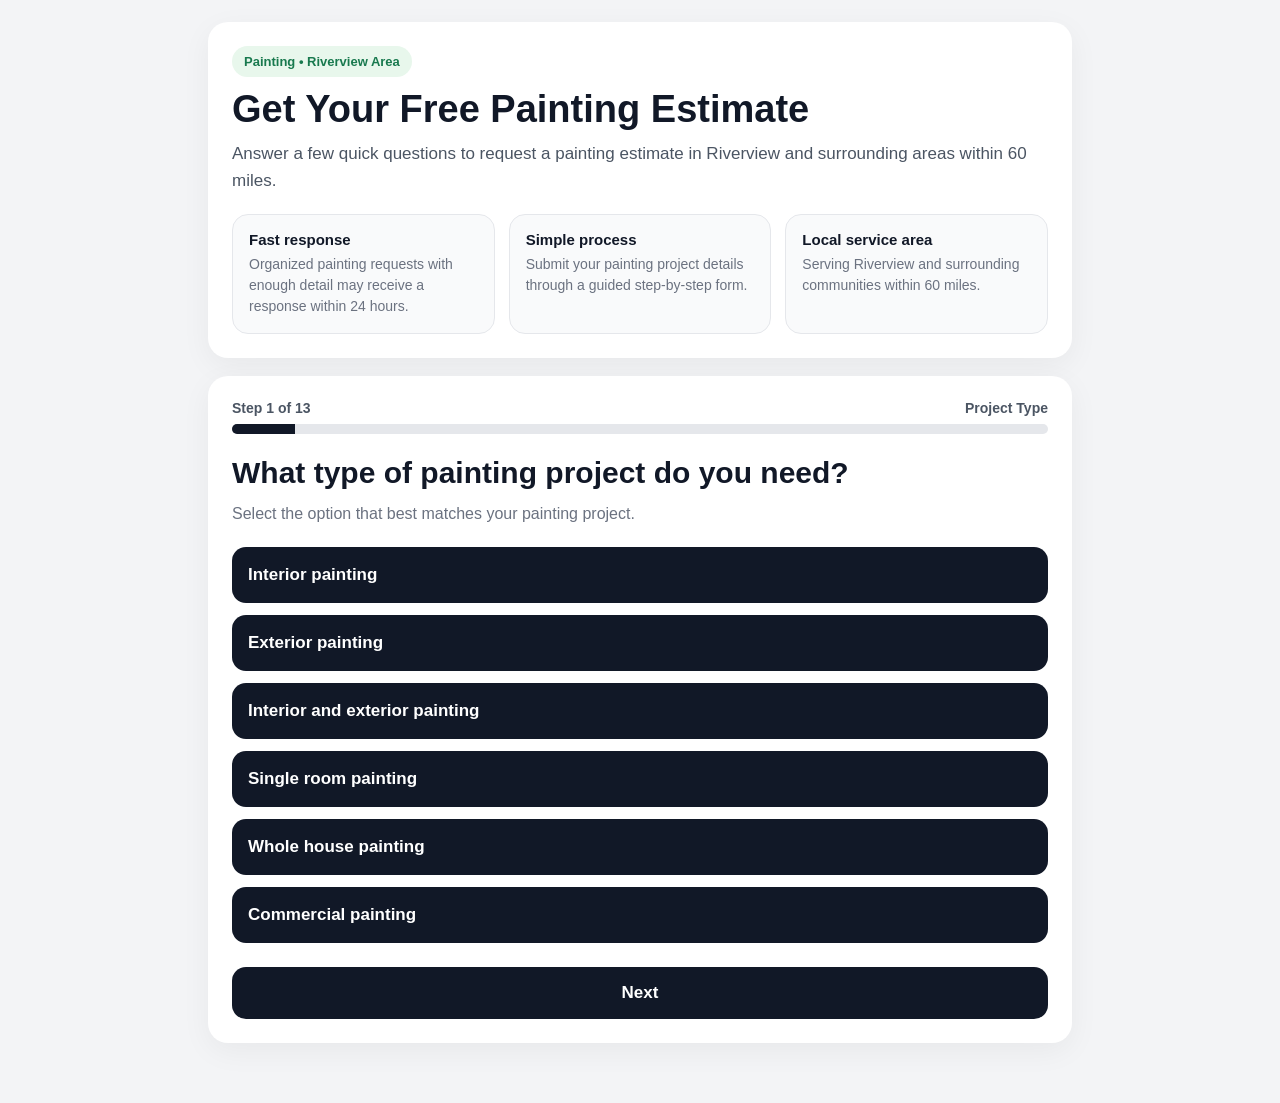
<file: painting.html>
<!DOCTYPE html>
<html lang="en">
<head>
  <!-- Google tag (gtag.js) -->
  <script async src="https://www.googletagmanager.com/gtag/js?id=AW-18090208680"></script>
  <script>
    window.dataLayer = window.dataLayer || [];
    function gtag(){dataLayer.push(arguments);}
    gtag('js', new Date());
    gtag('config', 'AW-18090208680');
  </script>

  <meta charset="UTF-8" />
  <meta name="viewport" content="width=device-width, initial-scale=1.0" />
  <title>Free Painting Estimate | GetEstimateFast</title>
  <meta name="description" content="Get a free painting estimate in Riverview, FL and surrounding areas. Tell us about your interior or exterior painting project and receive a fast, organized response." />

  <style>
    * { box-sizing: border-box; }

    body {
      margin: 0;
      font-family: Arial, sans-serif;
      background: #f3f4f6;
      color: #111827;
    }

    .container {
      max-width: 900px;
      margin: 0 auto;
      padding: 22px 18px 60px;
    }

    .hero {
      background: #ffffff;
      border-radius: 20px;
      padding: 24px;
      box-shadow: 0 8px 30px rgba(0,0,0,0.05);
      margin-bottom: 18px;
    }

    .badge {
      display: inline-block;
      background: #e8f7ec;
      color: #18794e;
      font-size: 13px;
      font-weight: 700;
      padding: 8px 12px;
      border-radius: 999px;
      margin-bottom: 12px;
    }

    h1 {
      font-size: 38px;
      line-height: 1.08;
      margin: 0 0 10px;
    }

    .sub {
      font-size: 17px;
      color: #4b5563;
      line-height: 1.6;
      margin: 0;
    }

    .mobile-hide {
      display: block;
    }

    .info-grid {
      display: grid;
      grid-template-columns: repeat(3, 1fr);
      gap: 14px;
      margin-top: 20px;
    }

    .info-card {
      background: #f9fafb;
      border: 1px solid #e5e7eb;
      border-radius: 16px;
      padding: 16px;
    }

    .info-card strong {
      display: block;
      margin-bottom: 6px;
      font-size: 15px;
    }

    .info-card span {
      font-size: 14px;
      color: #6b7280;
      line-height: 1.5;
    }

    .form-shell {
      background: #ffffff;
      border-radius: 20px;
      padding: 24px;
      box-shadow: 0 8px 30px rgba(0,0,0,0.05);
    }

    .progress-wrap {
      margin-bottom: 22px;
    }

    .progress-top {
      display: flex;
      justify-content: space-between;
      align-items: center;
      gap: 12px;
      margin-bottom: 8px;
      font-size: 14px;
      color: #4b5563;
      font-weight: 700;
    }

    .progress-bar {
      height: 10px;
      background: #e5e7eb;
      border-radius: 999px;
      overflow: hidden;
    }

    .progress-fill {
      height: 100%;
      width: 8%;
      background: #111827;
      transition: width 0.25s ease;
    }

    .step {
      display: none;
    }

    .step.active {
      display: block;
    }

    h2 {
      font-size: 30px;
      margin: 0 0 10px;
      line-height: 1.15;
    }

    .step-desc {
      color: #6b7280;
      font-size: 16px;
      line-height: 1.6;
      margin: 0 0 20px;
    }

    .option-grid {
      display: grid;
      gap: 12px;
    }

    .option-btn,
    .nav-btn,
    .submit-btn,
    .contact-link {
      border: none;
      border-radius: 14px;
      cursor: pointer;
      transition: 0.2s ease;
      font-size: 17px;
      text-decoration: none;
    }

    .option-btn {
      width: 100%;
      padding: 18px 16px;
      text-align: left;
      background: #111827;
      color: #fff;
      font-weight: 600;
    }

    .option-btn:hover,
    .nav-btn:hover,
    .submit-btn:hover,
    .contact-link:hover {
      opacity: 0.95;
    }

    .option-btn.selected {
      background: #18794e;
    }

    .checkbox-list {
      display: grid;
      gap: 12px;
    }

    .checkbox-item {
      display: flex;
      align-items: center;
      gap: 12px;
      background: #f9fafb;
      border: 1px solid #e5e7eb;
      border-radius: 14px;
      padding: 16px;
      font-size: 16px;
      cursor: pointer;
    }

    .checkbox-item input {
      width: 18px;
      height: 18px;
      flex: 0 0 auto;
    }

    .field-grid {
      display: grid;
      gap: 14px;
    }

    .two-col {
      grid-template-columns: 1fr 1fr;
    }

    .three-col {
      grid-template-columns: 1fr 1fr 1fr;
    }

    input, select, textarea {
      width: 100%;
      padding: 15px 16px;
      border: 1px solid #d1d5db;
      border-radius: 12px;
      font-size: 16px;
      background: white;
    }

    textarea {
      min-height: 140px;
      resize: vertical;
    }

    .hint {
      font-size: 14px;
      color: #6b7280;
      line-height: 1.6;
      margin-top: 10px;
    }

    .notice-box {
      background: #fff8e7;
      border: 1px solid #f3d27a;
      padding: 16px;
      border-radius: 14px;
      color: #5c4500;
      font-size: 15px;
      line-height: 1.6;
      margin-bottom: 18px;
    }

    .soft-box {
      background: #f9fafb;
      border: 1px solid #e5e7eb;
      padding: 16px;
      border-radius: 14px;
      margin-top: 14px;
    }

    .nav-row {
      display: flex;
      gap: 12px;
      justify-content: space-between;
      margin-top: 24px;
    }

    .nav-btn,
    .submit-btn {
      padding: 16px 18px;
      width: 100%;
      background: #111827;
      color: #fff;
      font-weight: 700;
    }

    .nav-btn.secondary {
      background: #e5e7eb;
      color: #111827;
    }

    .summary {
      background: #f9fafb;
      border: 1px solid #e5e7eb;
      border-radius: 16px;
      padding: 18px;
      display: grid;
      gap: 12px;
    }

    .summary-item {
      border-bottom: 1px solid #e5e7eb;
      padding-bottom: 10px;
    }

    .summary-item:last-child {
      border-bottom: none;
      padding-bottom: 0;
    }

    .summary-item strong {
      display: block;
      margin-bottom: 4px;
      font-size: 14px;
      color: #374151;
    }

    .summary-item span {
      font-size: 15px;
      color: #111827;
      line-height: 1.5;
      word-break: break-word;
    }

    .contact-links {
      display: flex;
      gap: 12px;
      flex-wrap: wrap;
      margin-top: 16px;
    }

    .contact-link {
      display: inline-block;
      background: #111827;
      color: white;
      padding: 13px 16px;
      font-weight: 700;
    }

    .contact-link.alt {
      background: #25d366;
    }

    .footer-note {
      margin-top: 20px;
      font-size: 13px;
      color: #6b7280;
      line-height: 1.7;
    }

    .error {
      color: #b91c1c;
      font-size: 14px;
      margin-top: 12px;
      display: none;
    }

    .hidden {
      display: none !important;
    }

    @media (max-width: 768px) {
      .mobile-hide {
        display: none;
      }

      h1 { font-size: 30px; }
      h2 { font-size: 24px; }

      .form-shell, .hero { padding: 20px; }
      .two-col, .three-col, .info-grid { grid-template-columns: 1fr; }
      .nav-row { flex-direction: column; }

      .container {
        padding-top: 12px;
      }
    }
  </style>
</head>
<body>
  <div class="container">
    <div class="hero">
      <div class="badge">Painting • Riverview Area</div>
      <h1>Get Your Free Painting Estimate</h1>
      <p class="sub">
        Answer a few quick questions to request a painting estimate in Riverview and surrounding areas within 60 miles.
      </p>

      <div class="mobile-hide">
        <div class="info-grid">
          <div class="info-card">
            <strong>Fast response</strong>
            <span>Organized painting requests with enough detail may receive a response within 24 hours.</span>
          </div>
          <div class="info-card">
            <strong>Simple process</strong>
            <span>Submit your painting project details through a guided step-by-step form.</span>
          </div>
          <div class="info-card">
            <strong>Local service area</strong>
            <span>Serving Riverview and surrounding communities within 60 miles.</span>
          </div>
        </div>
      </div>
    </div>

    <div class="form-shell">
      <div class="progress-wrap">
        <div class="progress-top">
          <span id="stepLabel">Step 1 of 12</span>
          <span id="stepTitleMini">Project Type</span>
        </div>
        <div class="progress-bar">
          <div class="progress-fill" id="progressFill"></div>
        </div>
      </div>

      <form id="lead-form" action="https://formsubmit.co/getestimatefast@gmail.com" method="POST" enctype="multipart/form-data">
        <input type="hidden" name="_next" value="https://www.getestimatefast.com/thank-you.html">
        <input type="hidden" name="_subject" id="email-subject">
        <input type="hidden" name="_captcha" value="false" />
        <input type="hidden" name="_template" value="table" />
        <input type="hidden" name="Service" value="Painting" />
        <input type="hidden" name="Project Type" id="projectTypeInput" />
        <input type="hidden" name="Paint Scope" id="paintScopeInput" />
        <input type="hidden" name="Surface Condition" id="surfaceConditionInput" />
        <input type="hidden" name="Paint & Materials" id="paintStatusInput" />
        <input type="hidden" name="Knows Measurements" id="knowsMeasurementsInput" />
        <input type="hidden" name="Measurement Method" id="measurementMethodInput" />
        <input type="hidden" name="Standard Size" id="standardSizeInput" />
        <input type="hidden" name="Project Details" id="projectDetailsInput" />
        <input type="hidden" name="Timeline" id="timelineInput" />
        <input type="hidden" name="On-Site Evaluation" id="visitInput" />

        <!-- STEP 1 -->
        <section class="step active" data-title="Project Type">
          <h2>What type of painting project do you need?</h2>
          <p class="step-desc">Select the option that best matches your painting project.</p>

          <div class="option-grid" data-group="projectType">
            <button type="button" class="option-btn" data-value="Interior painting">Interior painting</button>
            <button type="button" class="option-btn" data-value="Exterior painting">Exterior painting</button>
            <button type="button" class="option-btn" data-value="Interior and exterior painting">Interior and exterior painting</button>
            <button type="button" class="option-btn" data-value="Single room painting">Single room painting</button>
            <button type="button" class="option-btn" data-value="Whole house painting">Whole house painting</button>
            <button type="button" class="option-btn" data-value="Commercial painting">Commercial painting</button>
          </div>

          <div class="error">Please select one option to continue.</div>

          <div class="nav-row">
            <button type="button" class="nav-btn" onclick="nextStep()">Next</button>
          </div>
        </section>

        <!-- STEP 2 -->
        <section class="step" data-title="Scope of Work">
          <h2>What areas need to be painted?</h2>
          <p class="step-desc">Select all that apply to your project.</p>

          <div class="checkbox-list">
            <label class="checkbox-item"><input type="checkbox" name="Scope of Work[]" value="Walls">Walls</label>
            <label class="checkbox-item"><input type="checkbox" name="Scope of Work[]" value="Ceilings">Ceilings</label>
            <label class="checkbox-item"><input type="checkbox" name="Scope of Work[]" value="Trim">Trim</label>
            <label class="checkbox-item"><input type="checkbox" name="Scope of Work[]" value="Doors">Doors</label>
            <label class="checkbox-item"><input type="checkbox" name="Scope of Work[]" value="Baseboards">Baseboards</label>
            <label class="checkbox-item"><input type="checkbox" name="Scope of Work[]" value="Cabinets">Cabinets</label>
            <label class="checkbox-item"><input type="checkbox" name="Scope of Work[]" value="Garage">Garage</label>
            <label class="checkbox-item"><input type="checkbox" name="Scope of Work[]" value="Fence">Fence</label>
            <label class="checkbox-item"><input type="checkbox" name="Scope of Work[]" value="Deck or patio">Deck or patio</label>
            <label class="checkbox-item"><input type="checkbox" name="Scope of Work[]" value="Exterior siding">Exterior siding</label>
            <label class="checkbox-item"><input type="checkbox" name="Scope of Work[]" value="Shutters">Shutters</label>
            <label class="checkbox-item"><input type="checkbox" name="Scope of Work[]" value="Other surfaces">Other surfaces</label>
          </div>

          <div class="error">Please select at least one scope item.</div>

          <div class="nav-row">
            <button type="button" class="nav-btn secondary" onclick="prevStep()">Back</button>
            <button type="button" class="nav-btn" onclick="nextStep()">Next</button>
          </div>
        </section>

        <!-- STEP 3 -->
        <section class="step" data-title="Surface Condition">
          <h2>What is the current surface condition?</h2>
          <p class="step-desc">Choose the option that best describes the surfaces.</p>

          <div class="option-grid" data-group="surfaceCondition">
            <button type="button" class="option-btn" data-value="Good condition">Good condition</button>
            <button type="button" class="option-btn" data-value="Minor repairs needed">Minor repairs needed</button>
            <button type="button" class="option-btn" data-value="Cracks or holes need patching">Cracks or holes need patching</button>
            <button type="button" class="option-btn" data-value="Water stains or damage">Water stains or damage</button>
            <button type="button" class="option-btn" data-value="Peeling or flaking paint">Peeling or flaking paint</button>
            <button type="button" class="option-btn" data-value="Not sure">Not sure</button>
          </div>

          <div class="error">Please select one option to continue.</div>

          <div class="nav-row">
            <button type="button" class="nav-btn secondary" onclick="prevStep()">Back</button>
            <button type="button" class="nav-btn" onclick="nextStep()">Next</button>
          </div>
        </section>

        <!-- STEP 4 -->
        <section class="step" data-title="Paint & Materials">
          <h2>How will paint and materials be handled?</h2>
          <p class="step-desc">Choose the option that best matches your project.</p>

          <div class="option-grid" data-group="paintStatus">
            <button type="button" class="option-btn" data-value="I already have the paint">I already have the paint</button>
            <button type="button" class="option-btn" data-value="I need help choosing paint">I need help choosing paint</button>
            <button type="button" class="option-btn" data-value="I want help purchasing paint and materials">I want help purchasing paint and materials</button>
            <button type="button" class="option-btn" data-value="Labor only">Labor only</button>
            <button type="button" class="option-btn" data-value="Labor plus materials">Labor plus materials</button>
          </div>

          <div class="error">Please select one option to continue.</div>

          <div class="nav-row">
            <button type="button" class="nav-btn secondary" onclick="prevStep()">Back</button>
            <button type="button" class="nav-btn" onclick="nextStep()">Next</button>
          </div>
        </section>

        <!-- STEP 5 -->
        <section class="step" data-title="Measurements">
          <h2>Do you know the approximate project size?</h2>
          <p class="step-desc">This helps us review whether your estimate may be evaluated more accurately within 24 hours.</p>

          <div class="option-grid" data-group="knowsMeasurements">
            <button type="button" class="option-btn" data-value="Yes, I know the project size">Yes, I know the project size</button>
            <button type="button" class="option-btn" data-value="No, I do not know the project size">No, I do not know the project size</button>
          </div>

          <div id="measurementNoBox" class="notice-box hidden">
            If the project size is not available, an on-site evaluation may be recommended and the 24-hour estimate may not apply.
          </div>

          <div id="measurementYesBox" class="hidden">
            <div class="soft-box">
              <p class="step-desc" style="margin-bottom:14px;">How would you like to provide the project size?</p>

              <div class="option-grid" data-group="measurementMethod">
                <button type="button" class="option-btn" data-value="Select a standard project size">Select a standard project size</button>
                <button type="button" class="option-btn" data-value="Enter custom measurements">Enter custom measurements</button>
              </div>

              <div id="standardSizeBox" class="hidden" style="margin-top:16px;">
                <select id="standardProjectSize">
                  <option value="">Select a standard project size</option>
                  <option>Small project — one room or minor area</option>
                  <option>Medium project — multiple rooms</option>
                  <option>Large project — whole house interior</option>
                  <option>Exterior project — standard single-family home</option>
                  <option>Different size / not listed</option>
                </select>
              </div>

              <div id="customSizeBox" class="hidden" style="margin-top:16px;">
                <div class="field-grid three-col">
                  <input type="text" id="roomsCount" name="Number of Rooms" placeholder="Number of rooms" inputmode="numeric" />
                  <input type="text" id="wallHeight" name="Approximate Wall Height (feet)" placeholder="Wall height (feet)" inputmode="decimal" />
                  <input type="text" id="sqftApprox" name="Approximate Square Footage" placeholder="Approximate square footage" inputmode="numeric" />
                </div>
              </div>
            </div>
          </div>

          <div class="error">Please complete the measurement step to continue.</div>

          <div class="nav-row">
            <button type="button" class="nav-btn secondary" onclick="prevStep()">Back</button>
            <button type="button" class="nav-btn" onclick="nextStep()">Next</button>
          </div>
        </section>

        <!-- STEP 6 -->
        <section class="step" data-title="Project Details">
          <h2>What details apply to this painting project?</h2>
          <p class="step-desc">Choose the option that best describes the project status.</p>

          <div class="option-grid" data-group="projectDetails">
            <button type="button" class="option-btn" data-value="Occupied home">Occupied home</button>
            <button type="button" class="option-btn" data-value="Vacant property">Vacant property</button>
            <button type="button" class="option-btn" data-value="Furniture may need to be moved">Furniture may need to be moved</button>
            <button type="button" class="option-btn" data-value="Color change only">Color change only</button>
            <button type="button" class="option-btn" data-value="Prep work is important">Prep work is important</button>
            <button type="button" class="option-btn" data-value="Needs patching and prep before painting">Needs patching and prep before painting</button>
          </div>

          <div class="error">Please select one option to continue.</div>

          <div class="nav-row">
            <button type="button" class="nav-btn secondary" onclick="prevStep()">Back</button>
            <button type="button" class="nav-btn" onclick="nextStep()">Next</button>
          </div>
        </section>

        <!-- STEP 7 -->
        <section class="step" data-title="Project Description">
          <h2>Tell us more about your painting project</h2>
          <p class="step-desc">The more details you provide, the more accurate your estimate review can be.</p>

          <textarea id="projectDescription" name="Project Description" placeholder="Describe what you want done in your painting project.

Example:
- Paint living room, hallway, and kitchen
- Repair nail holes and minor wall damage
- Repaint exterior trim and front door
- Change dark walls to light color
- Paint ceilings and baseboards"></textarea>

          <div class="hint">You can include colors, rooms, current condition, prep needs, or any special concerns.</div>

          <div class="error">Please add a short project description to continue.</div>

          <div class="nav-row">
            <button type="button" class="nav-btn secondary" onclick="prevStep()">Back</button>
            <button type="button" class="nav-btn" onclick="nextStep()">Next</button>
          </div>
        </section>

        <!-- STEP 8 -->
        <section class="step" data-title="Timeline">
          <h2>When would you like to start?</h2>
          <p class="step-desc">Choose the timeline that best fits your project plan.</p>

          <div class="option-grid" data-group="timeline">
            <button type="button" class="option-btn" data-value="As soon as possible">As soon as possible</button>
            <button type="button" class="option-btn" data-value="Within 30 days">Within 30 days</button>
            <button type="button" class="option-btn" data-value="Within 60 days">Within 60 days</button>
            <button type="button" class="option-btn" data-value="Within 90 days">Within 90 days</button>
            <button type="button" class="option-btn" data-value="Just planning for now">Just planning for now</button>
          </div>

          <div class="error">Please select one option to continue.</div>

          <div class="nav-row">
            <button type="button" class="nav-btn secondary" onclick="prevStep()">Back</button>
            <button type="button" class="nav-btn" onclick="nextStep()">Next</button>
          </div>
        </section>

        <!-- STEP 9 -->
        <section class="step" data-title="Location">
          <h2>Where is the project located?</h2>
          <p class="step-desc">Please provide the city and ZIP code of the property.</p>

          <div class="field-grid two-col">
            <input type="text" id="city" name="City" placeholder="City" autocomplete="address-level2" />
            <input type="text" id="zip" name="ZIP Code" placeholder="ZIP Code" autocomplete="postal-code" inputmode="numeric" />
          </div>

          <div class="error">Please enter city and ZIP code.</div>

          <div class="nav-row">
            <button type="button" class="nav-btn secondary" onclick="prevStep()">Back</button>
            <button type="button" class="nav-btn" onclick="nextStep()">Next</button>
          </div>
        </section>

        <!-- STEP 10 -->
        <section class="step" data-title="On-Site Evaluation">
          <h2>Do you think an on-site evaluation may be needed?</h2>

          <div class="notice-box">
            Some painting projects may require an in-person evaluation before final pricing. If a site visit is necessary, an evaluation fee may apply depending on the location and project complexity. Any approved evaluation fee may be credited toward the project if you move forward.
          </div>

          <div class="option-grid" data-group="visit">
            <button type="button" class="option-btn" data-value="No, I do not need a visit">No, I do not need a visit</button>
            <button type="button" class="option-btn" data-value="Yes, I may need an on-site evaluation">Yes, I may need an on-site evaluation</button>
          </div>

          <div class="error">Please select one option to continue.</div>

          <div class="nav-row">
            <button type="button" class="nav-btn secondary" onclick="prevStep()">Back</button>
            <button type="button" class="nav-btn" onclick="nextStep()">Next</button>
          </div>
        </section>

        <!-- STEP 11 -->
        <section class="step" data-title="Photos">
          <h2>Would you like to add photos of the project area?</h2>
          <p class="step-desc">Photos are optional, but they help us review your painting project more accurately.</p>

    <label>Upload Project Photos (optional)</label>

<input type="file" name="Photo 1" accept="image/*" />
<input type="file" name="Photo 2" accept="image/*" />
<input type="file" name="Photo 3" accept="image/*" />
<input type="file" name="Photo 4" accept="image/*" />
<input type="file" name="Photo 5" accept="image/*" />

<div class="hint">
  You may upload up to 5 photos. Max total size: 10MB.Additional project photos can also be shared later using your preferred contact method.
</div>
        

          <div class="nav-row">
            <button type="button" class="nav-btn secondary" onclick="prevStep()">Back</button>
            <button type="button" class="nav-btn" onclick="nextStep()">Next</button>
          </div>
        </section>

        <!-- STEP 12 -->
        <section class="step" data-title="Contact Information">
          <h2>How can we reach you?</h2>
          <p class="step-desc">Please enter your contact information so we can follow up on your request.</p>

          <div class="field-grid">
            <input type="text" id="fullName" name="Full Name" placeholder="Full Name" autocomplete="name" />
            <input type="text" id="phone" name="Phone Number" placeholder="Phone Number (example: 813-555-1234)" autocomplete="tel" inputmode="tel" />
            <input type="email" id="email" name="Email Address" placeholder="Email Address" autocomplete="email" />
            <select id="contactMethod" name="Preferred Contact Method">
              <option value="">Preferred contact method</option>
              <option>Phone call</option>
              <option>Text message</option>
              <option>WhatsApp</option>
              <option>Email</option>
            </select>
          </div>

          <div class="error">Please complete name, phone, email, and preferred contact method.</div>

          <div class="nav-row">
            <button type="button" class="nav-btn secondary" onclick="prevStep()">Back</button>
            <button type="button" class="nav-btn" onclick="nextStep()">Review My Request</button>
          </div>
        </section>

        <!-- REVIEW -->
        <section class="step" data-title="Review & Submit">
          <h2>Review your request</h2>
          <p class="step-desc">Please review your project details before submitting.</p>

          <div class="summary" id="summaryBox"></div>

          <div class="contact-links">
            <a class="contact-link" id="smsBackup" href="#">Send by text instead</a>
            <a class="contact-link" id="emailBackup" href="#">Send by email instead</a>
            <a class="contact-link alt" id="whatsAppBackup" href="#" target="_blank">Send by WhatsApp instead</a>
          </div>

          <div class="footer-note">
            GetEstimateFast is a lead generation platform that connects customers with construction professionals. Depending on the project, services may be performed by our team or by independent contractors.
          </div>

          <div class="nav-row">
            <button type="button" class="nav-btn secondary" onclick="prevStep()">Back</button>
            <button type="submit" class="submit-btn">Request My Estimate</button>
          </div>
        </section>
      </form>
    </div>
  </div>

  <script>
    const steps = Array.from(document.querySelectorAll('.step'));
    let currentStep = 0;

    const stepLabel = document.getElementById('stepLabel');
    const stepTitleMini = document.getElementById('stepTitleMini');
    const progressFill = document.getElementById('progressFill');

    const singleChoiceState = {
      projectType: '',
      surfaceCondition: '',
      paintStatus: '',
      knowsMeasurements: '',
      measurementMethod: '',
      standardSize: '',
      projectDetails: '',
      timeline: '',
      visit: ''
    };

    document.querySelectorAll('[data-group]').forEach(group => {
      const groupName = group.getAttribute('data-group');

      group.querySelectorAll('.option-btn').forEach(btn => {
        btn.addEventListener('click', () => {
          group.querySelectorAll('.option-btn').forEach(b => b.classList.remove('selected'));
          btn.classList.add('selected');
          singleChoiceState[groupName] = btn.dataset.value;

          if (groupName === 'projectType') document.getElementById('projectTypeInput').value = btn.dataset.value;
          if (groupName === 'surfaceCondition') document.getElementById('surfaceConditionInput').value = btn.dataset.value;
          if (groupName === 'paintStatus') document.getElementById('paintStatusInput').value = btn.dataset.value;

          if (groupName === 'knowsMeasurements') {
            document.getElementById('knowsMeasurementsInput').value = btn.dataset.value;
            handleMeasurementKnowledge();
          }

          if (groupName === 'measurementMethod') {
            document.getElementById('measurementMethodInput').value = btn.dataset.value;
            handleMeasurementMethod();
          }

          if (groupName === 'projectDetails') document.getElementById('projectDetailsInput').value = btn.dataset.value;
          if (groupName === 'timeline') document.getElementById('timelineInput').value = btn.dataset.value;
          if (groupName === 'visit') document.getElementById('visitInput').value = btn.dataset.value;

          hideError(currentStep);
        });
      });
    });

    document.getElementById('standardProjectSize').addEventListener('change', function() {
      singleChoiceState.standardSize = this.value;
      document.getElementById('standardSizeInput').value = this.value;
      hideError(currentStep);
    });

    function handleMeasurementKnowledge() {
      const yesBox = document.getElementById('measurementYesBox');
      const noBox = document.getElementById('measurementNoBox');

      if (singleChoiceState.knowsMeasurements === 'Yes, I know the project size') {
        yesBox.classList.remove('hidden');
        noBox.classList.add('hidden');
      } else if (singleChoiceState.knowsMeasurements === 'No, I do not know the project size') {
        yesBox.classList.add('hidden');
        noBox.classList.remove('hidden');
        singleChoiceState.measurementMethod = '';
        singleChoiceState.standardSize = '';
        document.getElementById('measurementMethodInput').value = '';
        document.getElementById('standardSizeInput').value = '';
        clearMeasurementMethodSelections();
        document.getElementById('standardProjectSize').value = '';
        document.getElementById('roomsCount').value = '';
        document.getElementById('wallHeight').value = '';
        document.getElementById('sqftApprox').value = '';
      } else {
        yesBox.classList.add('hidden');
        noBox.classList.add('hidden');
      }
    }

    function clearMeasurementMethodSelections() {
      document.querySelectorAll('[data-group="measurementMethod"] .option-btn').forEach(btn => {
        btn.classList.remove('selected');
      });
      document.getElementById('standardSizeBox').classList.add('hidden');
      document.getElementById('customSizeBox').classList.add('hidden');
    }

    function handleMeasurementMethod() {
      const standardBox = document.getElementById('standardSizeBox');
      const customBox = document.getElementById('customSizeBox');

      if (singleChoiceState.measurementMethod === 'Select a standard project size') {
        standardBox.classList.remove('hidden');
        customBox.classList.add('hidden');
      } else if (singleChoiceState.measurementMethod === 'Enter custom measurements') {
        standardBox.classList.add('hidden');
        customBox.classList.remove('hidden');
      } else {
        standardBox.classList.add('hidden');
        customBox.classList.add('hidden');
      }
    }

    function showStep(index) {
      steps.forEach((step, i) => step.classList.toggle('active', i === index));
      currentStep = index;

      const title = steps[index].dataset.title || '';
      stepLabel.textContent = `Step ${index + 1} of ${steps.length}`;
      stepTitleMini.textContent = title;
      progressFill.style.width = `${((index + 1) / steps.length) * 100}%`;

      if (index === steps.length - 1) {
        buildSummary();
        buildBackupLinks();
      }
    }

    function getErrorBox(index) {
      return steps[index].querySelector('.error');
    }

    function showError(index, message) {
      const box = getErrorBox(index);
      if (!box) return;
      box.textContent = message;
      box.style.display = 'block';
    }

    function hideError(index) {
      const box = getErrorBox(index);
      if (!box) return;
      box.style.display = 'none';
    }

    function validateStep(index) {
      hideError(index);

      if (index === 0 && !singleChoiceState.projectType) {
        showError(index, 'Please select one option to continue.');
        return false;
      }

      if (index === 1) {
        const checked = steps[index].querySelectorAll('input[type="checkbox"]:checked');
        if (checked.length === 0) {
          showError(index, 'Please select at least one scope item.');
          return false;
        }
      }

      if (index === 2 && !singleChoiceState.surfaceCondition) {
        showError(index, 'Please select one option to continue.');
        return false;
      }

      if (index === 3 && !singleChoiceState.paintStatus) {
        showError(index, 'Please select one option to continue.');
        return false;
      }

      if (index === 4) {
        if (!singleChoiceState.knowsMeasurements) {
          showError(index, 'Please select whether you know the project size.');
          return false;
        }

        if (singleChoiceState.knowsMeasurements === 'Yes, I know the project size') {
          if (!singleChoiceState.measurementMethod) {
            showError(index, 'Please choose how you want to provide the project size.');
            return false;
          }

          if (singleChoiceState.measurementMethod === 'Select a standard project size') {
            const standard = document.getElementById('standardProjectSize').value.trim();
            if (!standard) {
              showError(index, 'Please select a standard project size.');
              return false;
            }
          }

          if (singleChoiceState.measurementMethod === 'Enter custom measurements') {
            const rooms = document.getElementById('roomsCount').value.trim();
            const height = document.getElementById('wallHeight').value.trim();
            const sqft = document.getElementById('sqftApprox').value.trim();
            if (!rooms || !height || !sqft) {
              showError(index, 'Please enter number of rooms, wall height, and approximate square footage.');
              return false;
            }
          }
        }
      }

      if (index === 5 && !singleChoiceState.projectDetails) {
        showError(index, 'Please select one option to continue.');
        return false;
      }

      if (index === 6) {
        const desc = document.getElementById('projectDescription').value.trim();
        if (desc.length < 10) {
          showError(index, 'Please add a short project description to continue.');
          return false;
        }
      }

      if (index === 7 && !singleChoiceState.timeline) {
        showError(index, 'Please select one option to continue.');
        return false;
      }

      if (index === 8) {
        const city = document.getElementById('city').value.trim();
        const zip = document.getElementById('zip').value.trim();
        if (!city || !zip) {
          showError(index, 'Please enter city and ZIP code.');
          return false;
        }
      }

      if (index === 9 && !singleChoiceState.visit) {
        showError(index, 'Please select one option to continue.');
        return false;
      }

      if (index === 11) {
        const name = document.getElementById('fullName').value.trim();
        const phone = document.getElementById('phone').value.trim();
        const email = document.getElementById('email').value.trim();
        const method = document.getElementById('contactMethod').value.trim();

        if (!name || !phone || !email || !method) {
          showError(index, 'Please complete name, phone, email, and preferred contact method.');
          return false;
        }
      }

      return true;
    }

    function nextStep() {
      if (!validateStep(currentStep)) return;
      if (currentStep < steps.length - 1) showStep(currentStep + 1);
      window.scrollTo({ top: 0, behavior: 'smooth' });
    }

    function prevStep() {
      if (currentStep > 0) showStep(currentStep - 1);
      window.scrollTo({ top: 0, behavior: 'smooth' });
    }

    function getScopeValues() {
      return Array.from(document.querySelectorAll('input[name="Scope of Work[]"]:checked')).map(i => i.value);
    }

    function getMeasurementSummary() {
      if (singleChoiceState.knowsMeasurements === 'No, I do not know the project size') {
        return 'Does not know project size';
      }

      if (singleChoiceState.knowsMeasurements === 'Yes, I know the project size') {
        if (singleChoiceState.measurementMethod === 'Select a standard project size') {
          return `Knows project size • Standard size: ${document.getElementById('standardProjectSize').value || 'N/A'}`;
        }

        if (singleChoiceState.measurementMethod === 'Enter custom measurements') {
          return `Knows project size • Custom details: ${document.getElementById('roomsCount').value || 'N/A'} rooms • ${document.getElementById('wallHeight').value || 'N/A'} ft wall height • ${document.getElementById('sqftApprox').value || 'N/A'} sqft`;
        }

        return 'Knows project size';
      }

      return '—';
    }

    function buildSummary() {
      const summaryBox = document.getElementById('summaryBox');
      const scope = getScopeValues();

      const items = [
        ['Project Type', singleChoiceState.projectType || '—'],
        ['Scope of Work', scope.length ? scope.join(', ') : '—'],
        ['Surface Condition', singleChoiceState.surfaceCondition || '—'],
        ['Paint & Materials', singleChoiceState.paintStatus || '—'],
        ['Measurements', getMeasurementSummary()],
        ['Project Details', singleChoiceState.projectDetails || '—'],
        ['Project Description', document.getElementById('projectDescription').value.trim() || '—'],
        ['Timeline', singleChoiceState.timeline || '—'],
        ['City', document.getElementById('city').value.trim() || '—'],
        ['ZIP Code', document.getElementById('zip').value.trim() || '—'],
        ['On-Site Evaluation', singleChoiceState.visit || '—'],
        ['Full Name', document.getElementById('fullName').value.trim() || '—'],
        ['Phone Number', document.getElementById('phone').value.trim() || '—'],
        ['Email Address', document.getElementById('email').value.trim() || '—'],
        ['Preferred Contact Method', document.getElementById('contactMethod').value.trim() || '—']
      ];

      summaryBox.innerHTML = items.map(([label, value]) => `
        <div class="summary-item">
          <strong>${label}</strong>
          <span>${value}</span>
        </div>
      `).join('');
    }

    function buildLeadMessage() {
      const scope = getScopeValues().join(', ') || 'N/A';

      return `New Painting Lead

Project Type: ${singleChoiceState.projectType || 'N/A'}
Scope of Work: ${scope}
Surface Condition: ${singleChoiceState.surfaceCondition || 'N/A'}
Paint & Materials: ${singleChoiceState.paintStatus || 'N/A'}
Measurements: ${getMeasurementSummary()}
Project Details: ${singleChoiceState.projectDetails || 'N/A'}
Project Description: ${document.getElementById('projectDescription').value.trim() || 'N/A'}
Timeline: ${singleChoiceState.timeline || 'N/A'}
City: ${document.getElementById('city').value.trim() || 'N/A'}
ZIP Code: ${document.getElementById('zip').value.trim() || 'N/A'}
On-Site Evaluation: ${singleChoiceState.visit || 'N/A'}
Full Name: ${document.getElementById('fullName').value.trim() || 'N/A'}
Phone Number: ${document.getElementById('phone').value.trim() || 'N/A'}
Email Address: ${document.getElementById('email').value.trim() || 'N/A'}
Preferred Contact Method: ${document.getElementById('contactMethod').value.trim() || 'N/A'}`;
    }

    function buildBackupLinks() {
      const msg = buildLeadMessage();

      document.getElementById('whatsAppBackup').href =
        'https://wa.me/18135917560?text=' + encodeURIComponent(msg);

      document.getElementById('smsBackup').href =
        'sms:18135917560?body=' + encodeURIComponent(msg);

      document.getElementById('emailBackup').href =
        'mailto:getestimatefast@gmail.com?subject=' +
        encodeURIComponent('New Painting Lead') +
        '&body=' + encodeURIComponent(msg);
    }

    showStep(0);
  </script>

  <script>
    const leadForm = document.getElementById('lead-form');

    if (leadForm) {
      leadForm.addEventListener('submit', function () {
        const fullName = document.getElementById('fullName')?.value.trim() || 'New Lead';
        const service = 'Painting';
        const zip = document.getElementById('zip')?.value.trim() || 'No ZIP';
        const timeline = singleChoiceState.timeline || 'No Timeline';

        const subjectField = document.getElementById('email-subject');
        if (subjectField) {
          subjectField.value = `${fullName} - ${service} - ${zip} - ${timeline}`;
        }

            });
    }
  </script>
</body>
</html>
</file>
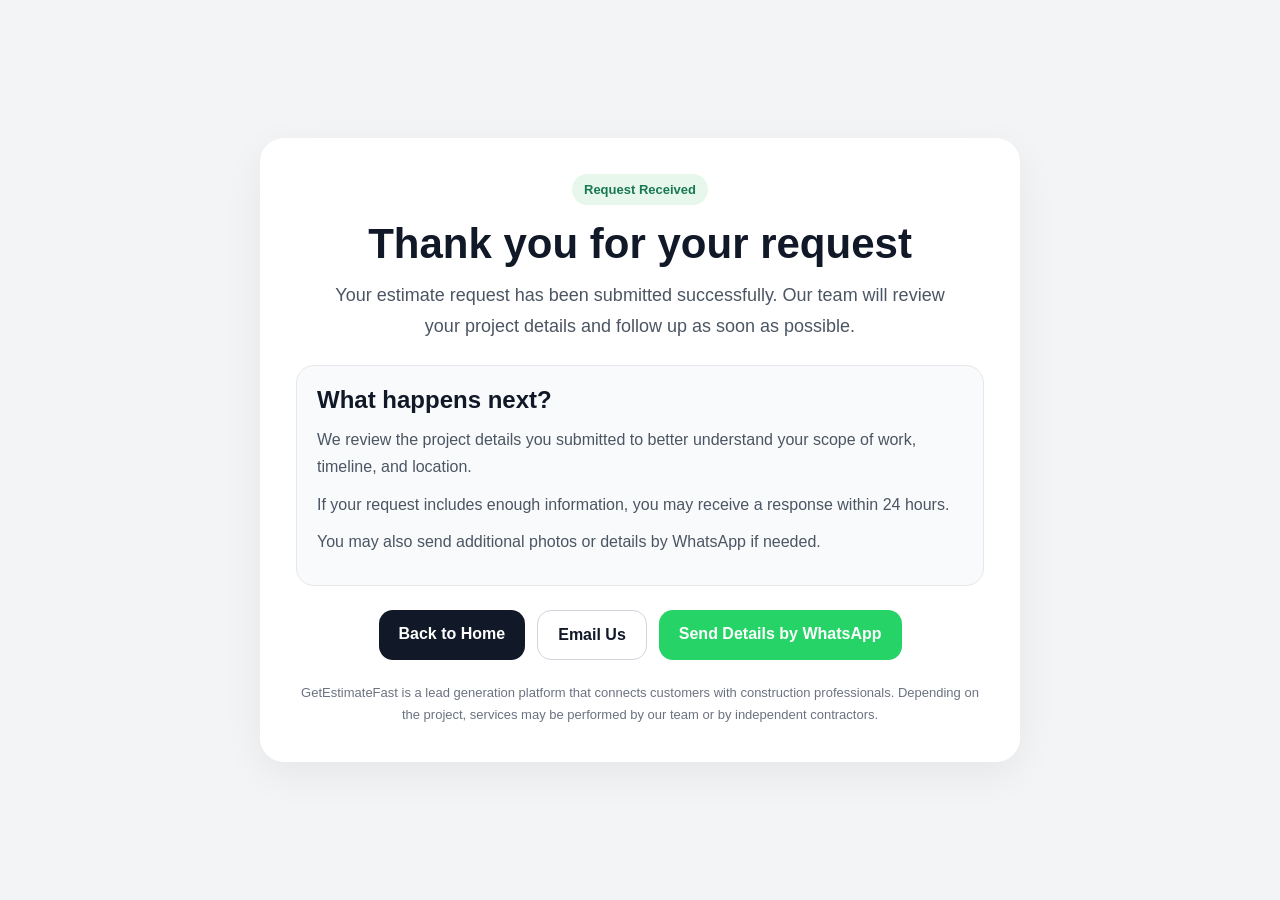
<file: thank-you.html>
<!DOCTYPE html>
<html lang="en">
<head>
  <meta charset="UTF-8" />
  <meta name="viewport" content="width=device-width, initial-scale=1.0" />
  <title>Thank You | GetEstimateFast</title>
  <meta name="description" content="Thank you for contacting GetEstimateFast. Your estimate request has been submitted successfully." />

  <!-- Google tag (gtag.js) -->
  <script async src="https://www.googletagmanager.com/gtag/js?id=AW-18090208680"></script>
  <script>
    window.dataLayer = window.dataLayer || [];
    function gtag(){dataLayer.push(arguments);}
    gtag('js', new Date());
    gtag('config', 'AW-18090208680');

    gtag('event', 'conversion', {
      'send_to': 'AW-18090208680/XRtTCKj-mpwcEKjbirJD'
    });
  </script>

  <style>
    * {
      box-sizing: border-box;
    }

    body {
      margin: 0;
      font-family: Arial, sans-serif;
      background: #f3f4f6;
      color: #111827;
    }

    .container {
      min-height: 100vh;
      display: flex;
      align-items: center;
      justify-content: center;
      padding: 24px;
    }

    .card {
      width: 100%;
      max-width: 760px;
      background: #ffffff;
      border-radius: 24px;
      padding: 36px;
      box-shadow: 0 12px 40px rgba(0,0,0,0.06);
      text-align: center;
    }

    .badge {
      display: inline-block;
      background: #e8f7ec;
      color: #18794e;
      font-size: 13px;
      font-weight: 800;
      padding: 8px 12px;
      border-radius: 999px;
      margin-bottom: 16px;
    }

    h1 {
      margin: 0 0 14px;
      font-size: 42px;
      line-height: 1.08;
    }

    .lead {
      margin: 0 auto 14px;
      max-width: 620px;
      font-size: 18px;
      line-height: 1.7;
      color: #4b5563;
    }

    .next-steps {
      margin: 24px 0;
      padding: 20px;
      background: #f9fafb;
      border: 1px solid #e5e7eb;
      border-radius: 18px;
      text-align: left;
    }

    .next-steps h2 {
      margin: 0 0 12px;
      font-size: 24px;
    }

    .next-steps p {
      margin: 0 0 10px;
      color: #4b5563;
      line-height: 1.7;
      font-size: 16px;
    }

    .actions {
      display: flex;
      flex-wrap: wrap;
      gap: 12px;
      justify-content: center;
      margin-top: 24px;
    }

    .btn,
    .btn-secondary,
    .btn-whatsapp {
      display: inline-block;
      text-decoration: none;
      font-weight: 800;
      border-radius: 14px;
      padding: 15px 20px;
      transition: 0.2s ease;
    }

    .btn {
      background: #111827;
      color: #ffffff;
    }

    .btn-secondary {
      background: #ffffff;
      color: #111827;
      border: 1px solid #d1d5db;
    }

    .btn-whatsapp {
      background: #25d366;
      color: #ffffff;
    }

    .btn:hover,
    .btn-secondary:hover,
    .btn-whatsapp:hover {
      opacity: 0.95;
    }

    .footer-note {
      margin-top: 22px;
      color: #6b7280;
      font-size: 13px;
      line-height: 1.7;
    }

    @media (max-width: 640px) {
      .card {
        padding: 24px;
      }

      h1 {
        font-size: 32px;
      }

      .lead {
        font-size: 17px;
      }

      .actions {
        flex-direction: column;
      }

      .btn,
      .btn-secondary,
      .btn-whatsapp {
        width: 100%;
      }
    }
  </style>
</head>
<body>
  <div class="container">
    <div class="card">
      <div class="badge">Request Received</div>

      <h1>Thank you for your request</h1>

      <p class="lead">
        Your estimate request has been submitted successfully. Our team will review your project details and follow up as soon as possible.
      </p>

      <div class="next-steps">
        <h2>What happens next?</h2>
        <p>We review the project details you submitted to better understand your scope of work, timeline, and location.</p>
        <p>If your request includes enough information, you may receive a response within 24 hours.</p>
        <p>You may also send additional photos or details by WhatsApp if needed.</p>
      </div>

      <div class="actions">
        <a class="btn" href="index.html">Back to Home</a>
        <a class="btn-secondary" href="mailto:getestimatefast@gmail.com">Email Us</a>
        <a
          class="btn-whatsapp"
          href="https://wa.me/18135917560?text=Hello,%20I%20just%20submitted%20an%20estimate%20request%20and%20would%20like%20to%20send%20additional%20details."
          target="_blank"
          rel="noopener"
        >
          Send Details by WhatsApp
        </a>
      </div>

      <div class="footer-note">
        GetEstimateFast is a lead generation platform that connects customers with construction professionals. Depending on the project, services may be performed by our team or by independent contractors.
      </div>
    </div>
  </div>
</body>
</html>
</file>
